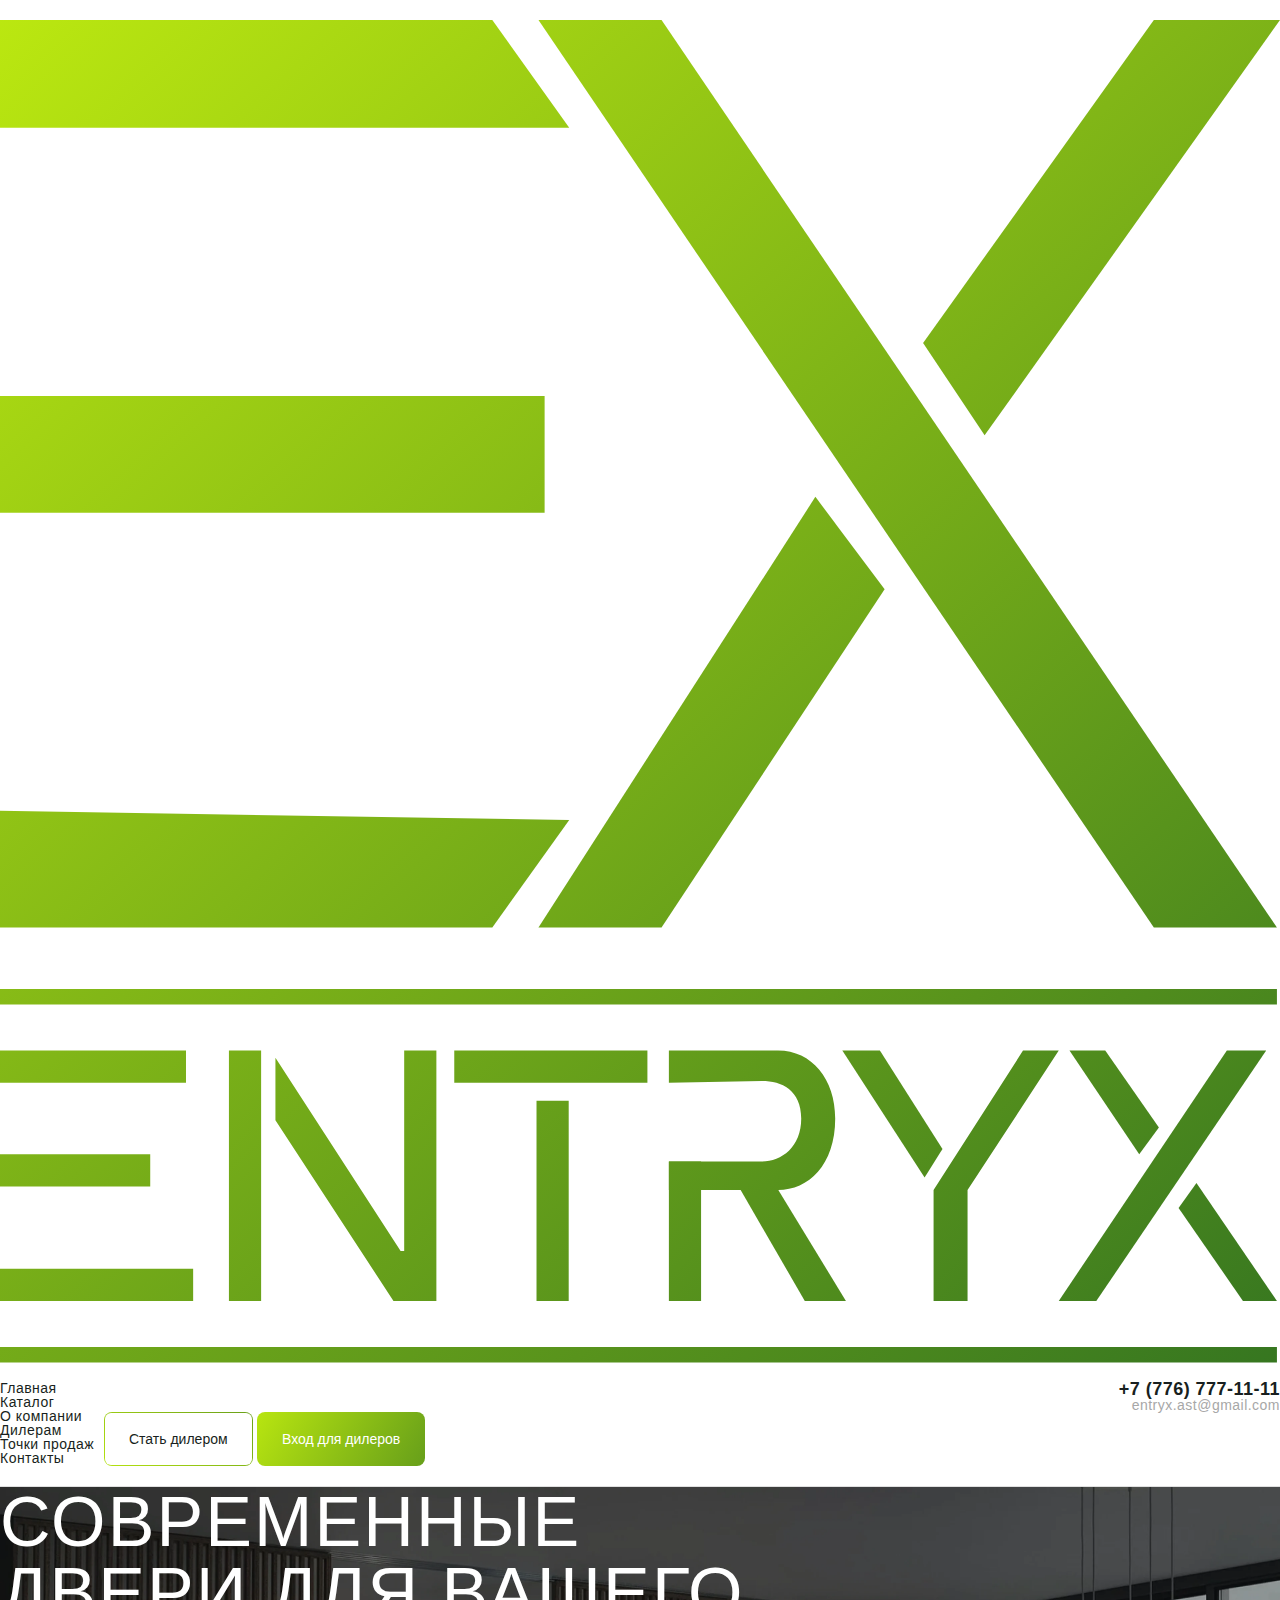
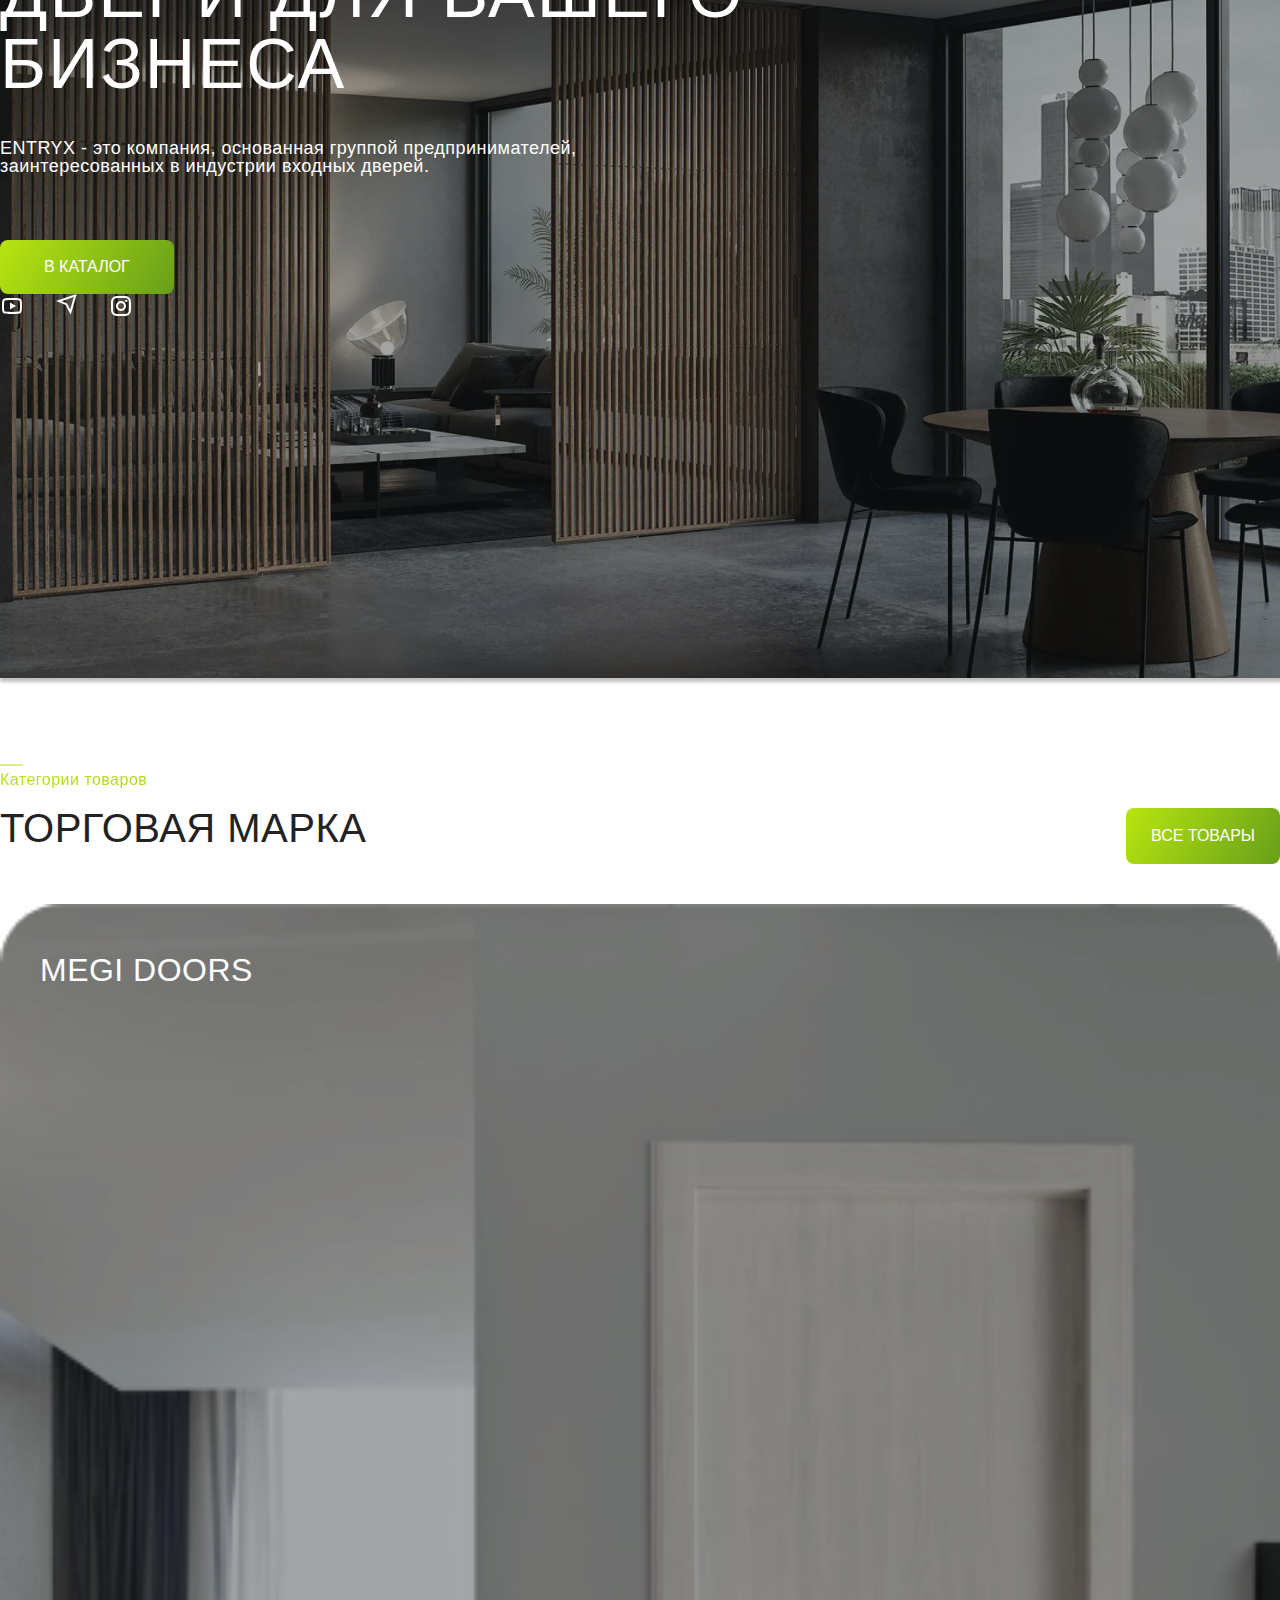
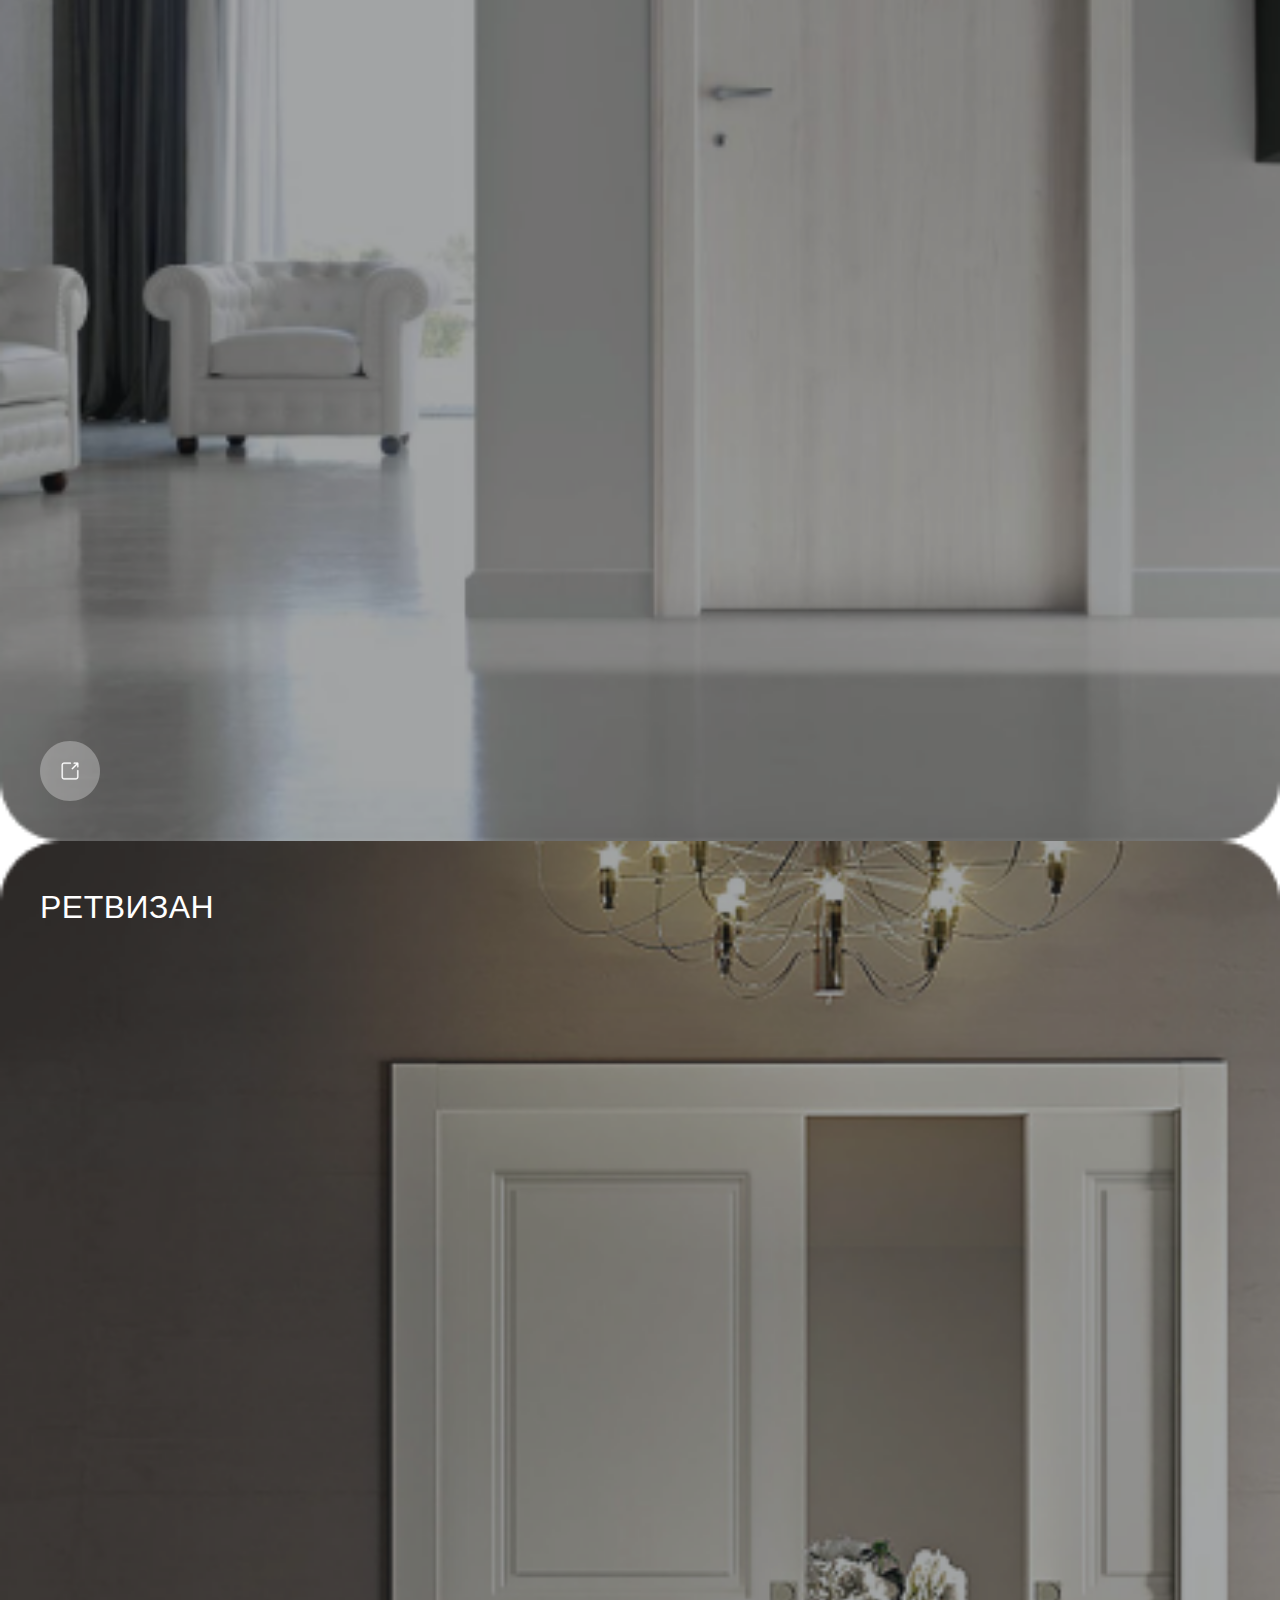
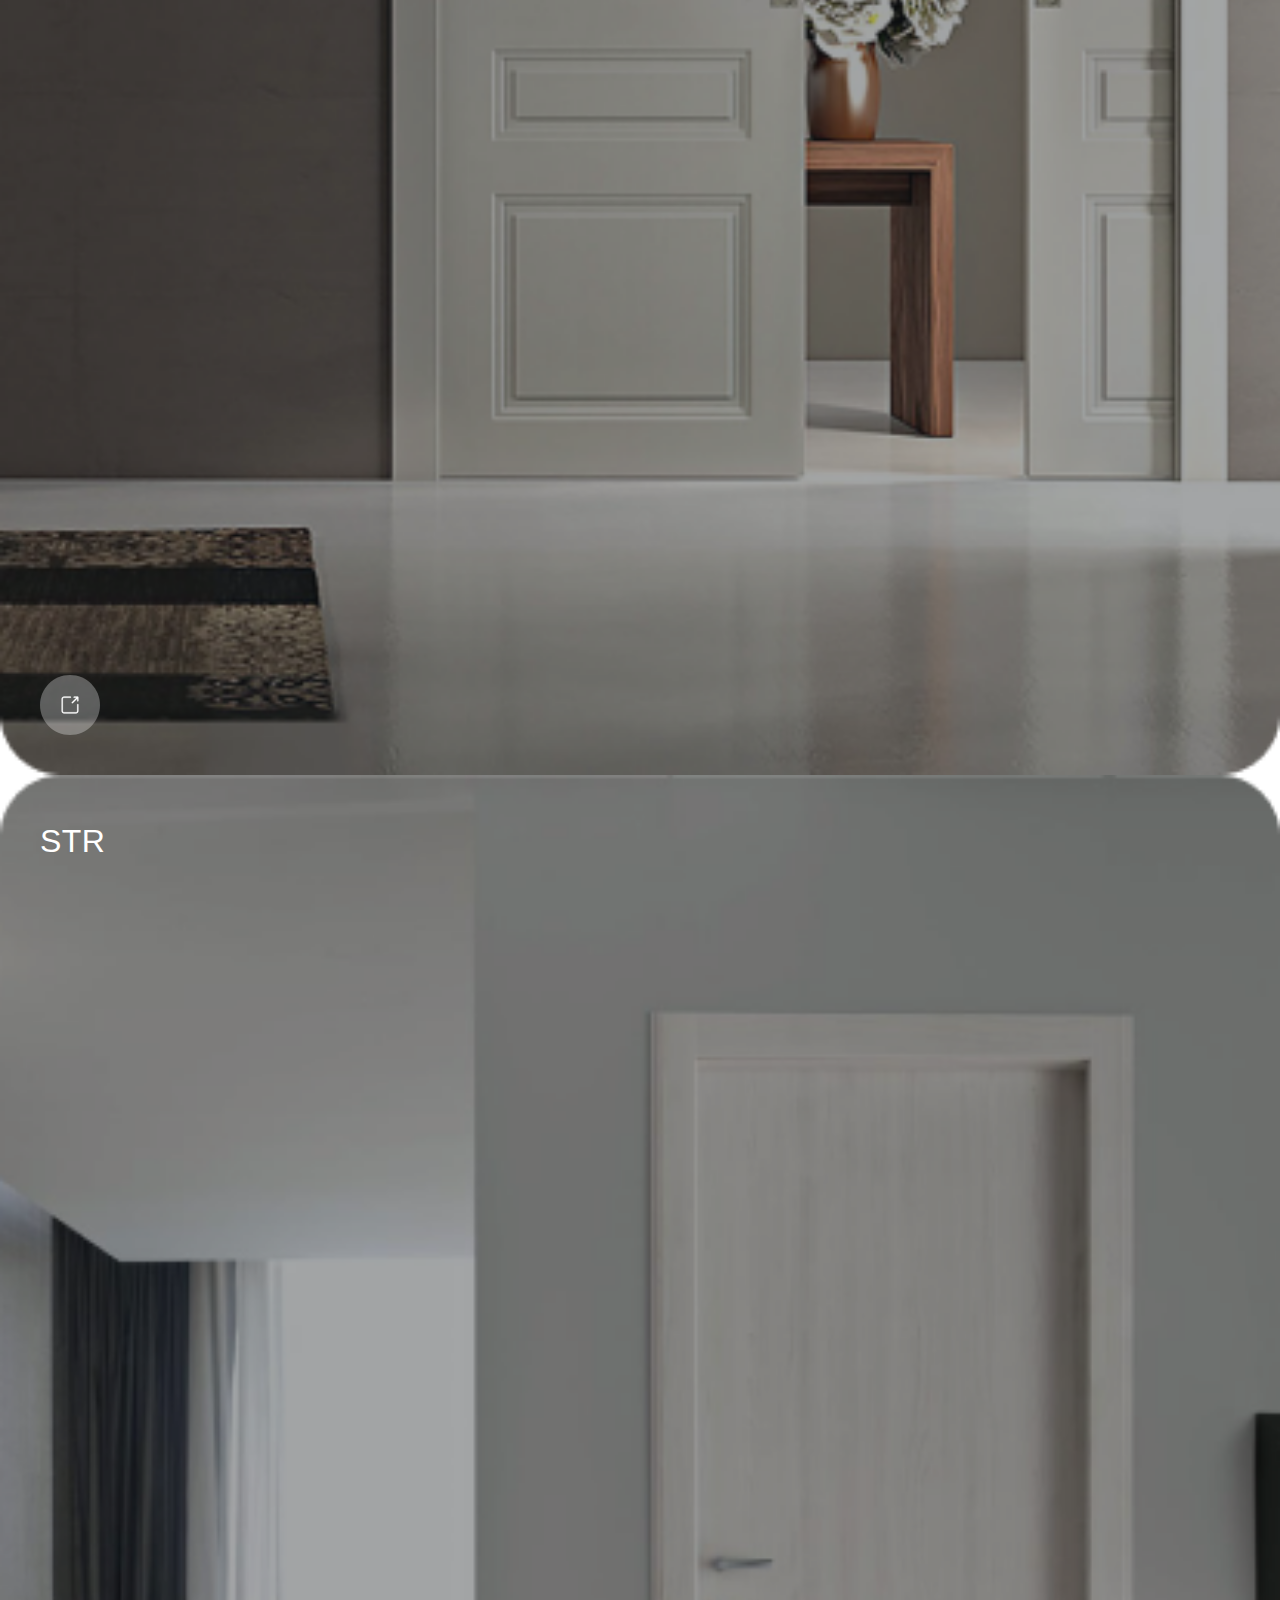
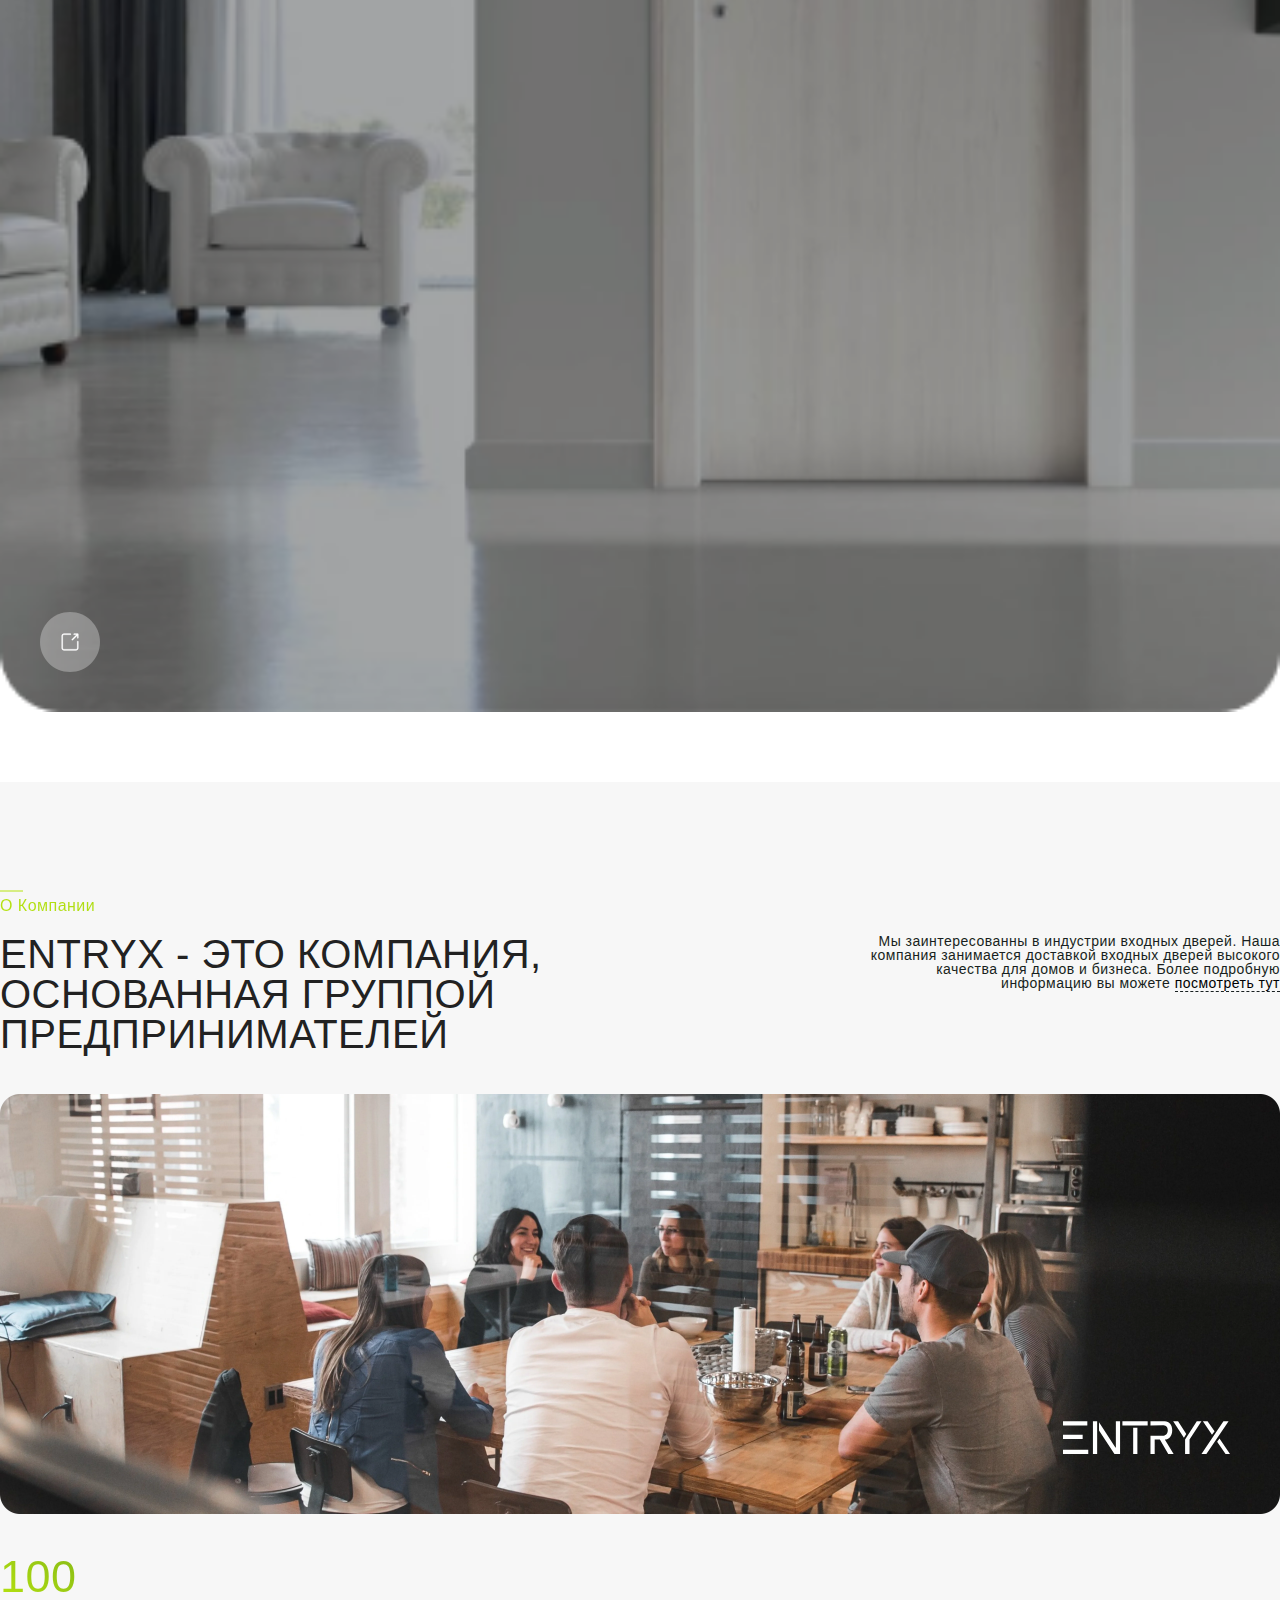
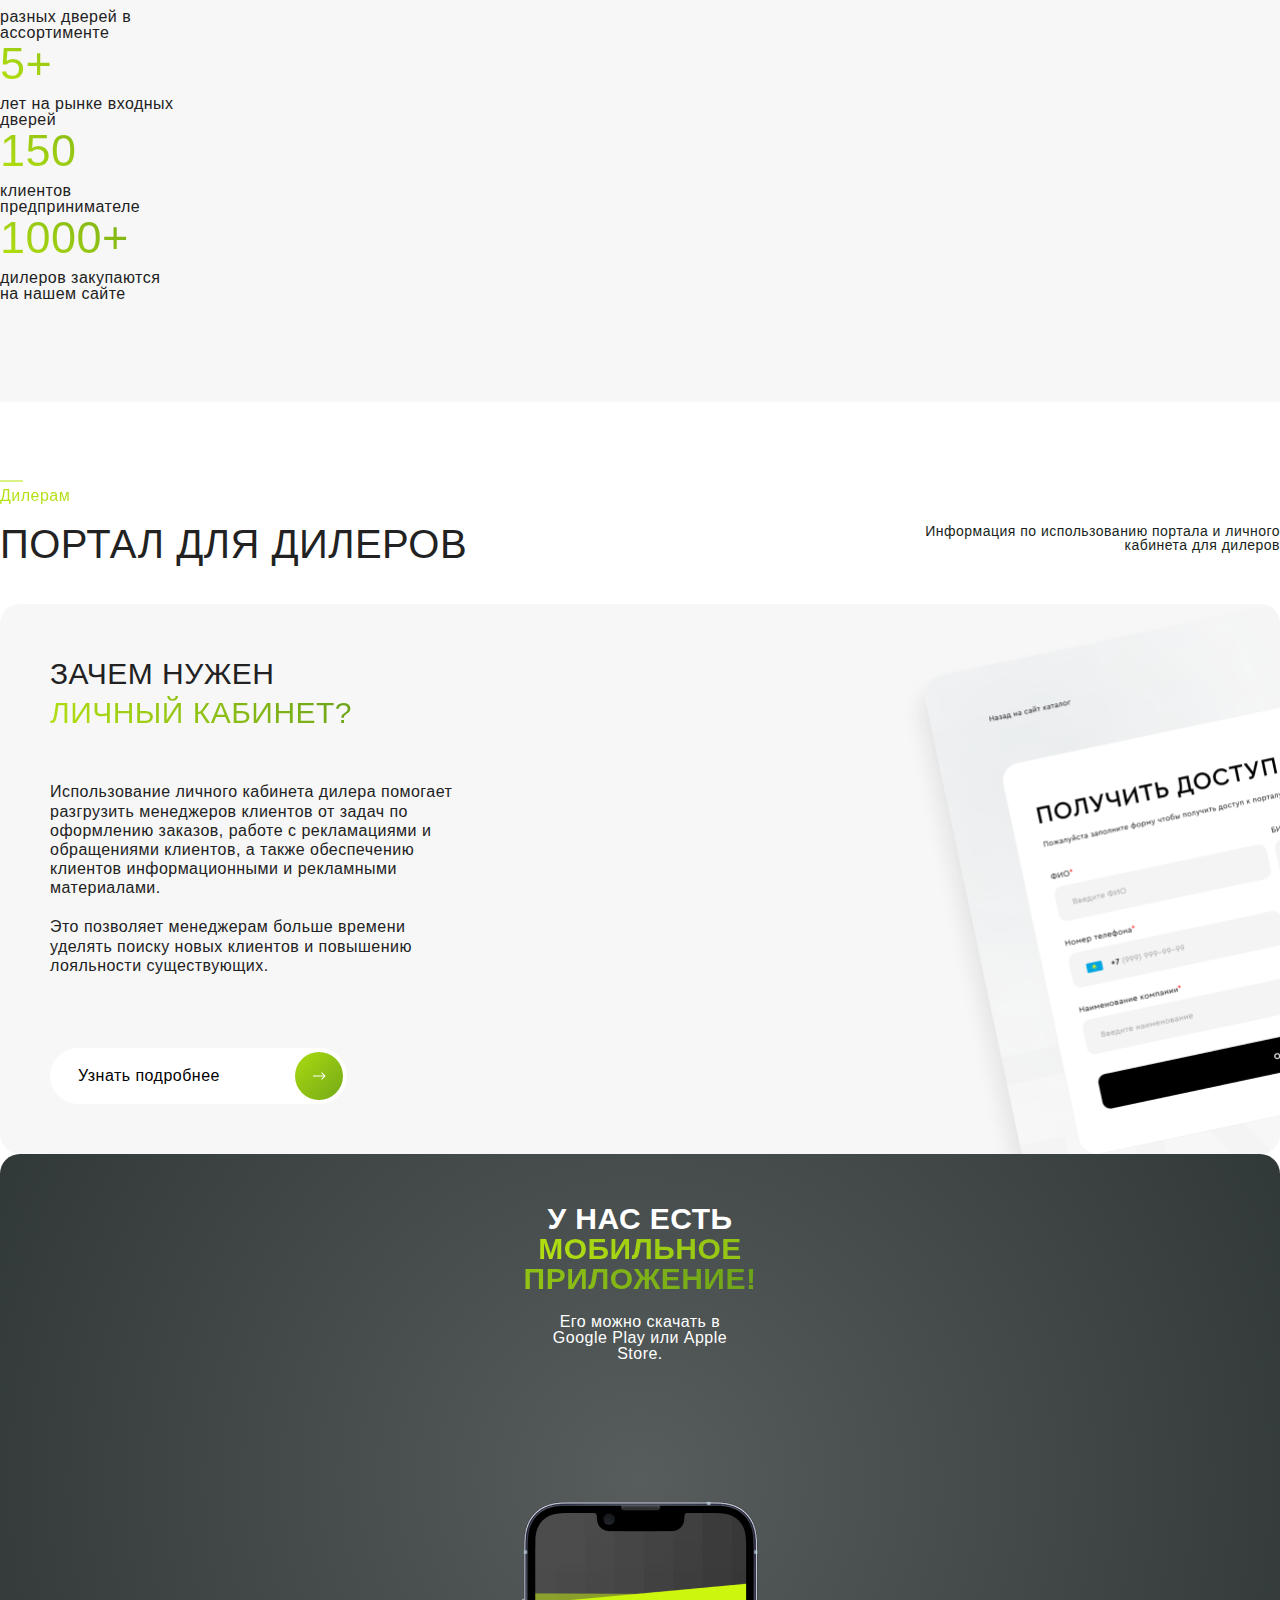
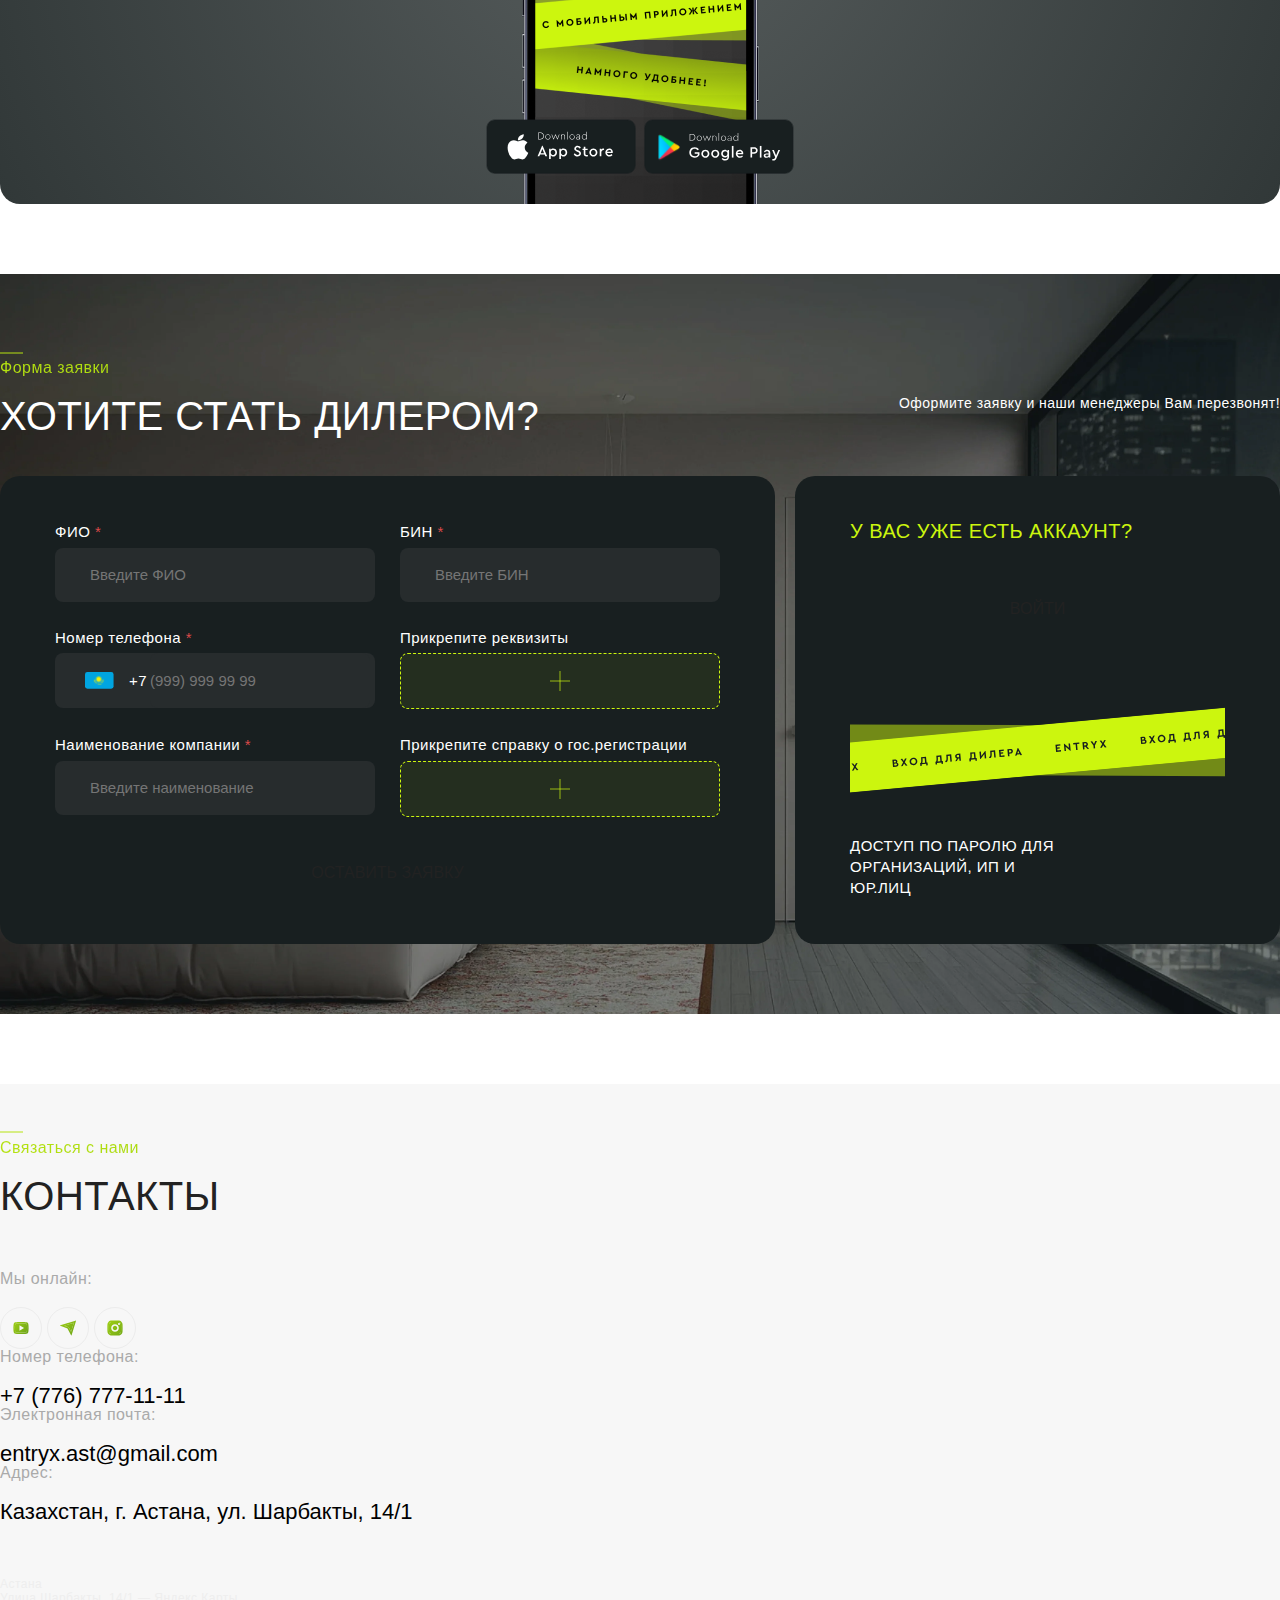
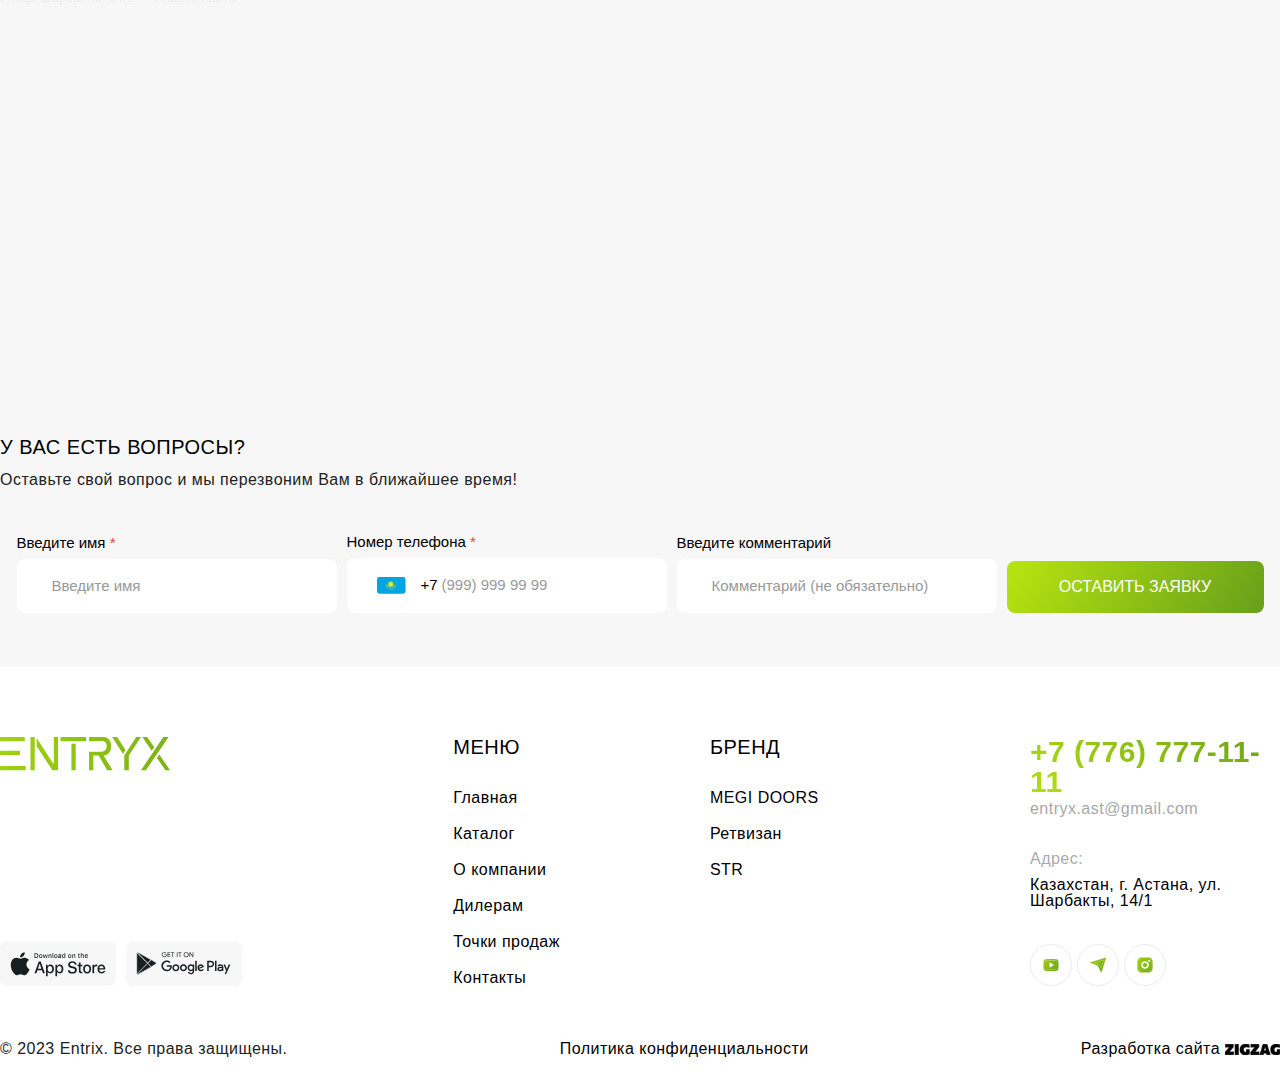
<file: index.html>
<!DOCTYPE html>
<html lang="en">
  <head>
    <meta charset="UTF-8" />
    <meta name="viewport" content="width=device-width, initial-scale=1.0" />
    <title>Entryx</title>
    <link
      href="https://cdn.jsdelivr.net/npm/bootstrap@5.0.2/dist/css/bootstrap.min.css"
      rel="stylesheet"
      integrity="sha384-EVSTQN3/azprG1Anm3QDgpJLIm9Nao0Yz1ztcQTwFspd3yD65VohhpuuCOmLASjC"
      crossorigin="anonymous"
    />
    <link rel="stylesheet" href="css/style.css" />
  </head>
  <body>
    <header class="header ">
     <div class="container">
      <nav class="navbar navbar-expand-lg navbar-light w-100">
        <div class="container-fluid">
          <a class="navbar-brand" href="./index.html">
            <img src="./img/Union.svg" alt="logo"
          /></a>
          <button
            class="navbar-toggler collapsed"
            type="button"
            data-bs-toggle="collapse"
            data-bs-target="#navbarSupportedContent"
            aria-controls="navbarSupportedContent"
            aria-expanded="false"
            aria-label="Toggle navigation"
          >
            <span class="navbar-toggler-icon"></span>
          </button>
          <div class="collapse navbar-collapse" id="navbarSupportedContent">
            <div class="nav-wrap">
              <ul class="navbar-nav me-auto mb-2 mb-lg-0">
                <li class="nav-item">
                  <a class="nav-link active" aria-current="page" href="./index.html"
                    >Главная</a
                  >
                </li>
                <li class="nav-item">
                  <a class="nav-link" href="./catalog.html">Каталог</a>
                </li>
                <li class="nav-item">
                  <a class="nav-link" href="./company.html">О компании</a>
                </li>
                <li class="nav-item">
                  <a class="nav-link" href="./dealers.html">Дилерам</a>
                </li>
                <li class="nav-item">
                  <a class="nav-link" href="./pointssale.html">Точки продаж</a>
                </li>
                <li class="nav-item">
                  <a class="nav-link" href="./contacts.html">Контакты</a>
                </li>
              </ul>
              <div class="d-flex header__contacts">
                <div class="header__contact">
                  <a class="tel" href="tel:+77767771111">+7 (776) 777-11-11</a>
                  <a class="email" href="mailto:entryx.ast@gmail.com"
                    >entryx.ast@gmail.com</a
                  >
                </div>
                <div class="icon icon-mobile">
                  <a href="#!" class="icon-item">
                    <img src="./img/you.svg" alt="youtube" />
                  </a>
                  <a href="#!" class="icon-item">
                    <img src="./img/telegr.svg" alt="telegram" />
                  </a>
                  <a href="#!" class="icon-item">
                    <img src="./img/inst.svg" alt="instagram" />
                  </a>
                </div>
                <button class="butn butn-login">Стать дилером</button>
                <button class="butn">Вход для дилеров</button>
              </div>
            </div>
          </div>
        </div>
      </nav>
     </div>
    </header>
    <div class="general-container">
      <section class="hiro">
        <div
          class="container w-100 h-100 d-flex align-items-center justify-content-between"
        >
          <div class="w-100">
            <h1 class="upper">Современные двери для вашего бизнеса</h1>
            <p>
              ENTRYX - это компания, основанная группой предпринимателей,
              заинтересованных в индустрии входных дверей.
            </p>
            <button class="butn butn__hiro upper">В каталог</button>
          </div>
          <div class="hiro__social flex-column">
            <a href="#!" class="social-item">
              <img src="./img/youtube.svg" alt="youtube" />
            </a>
            <a href="#!" class="social-item">
              <img src="./img/telegram.svg" alt="telegram" />
            </a>
            <a href="#!" class="social-item">
              <img src="./img/instagram.svg" alt="instagram" />
            </a>
          </div>
        </div>
      </section>
      <section class="category">
        <div class="container container__gap">
          <div class="sect__top">
            <div class="breadcrmb d-flex align-items-center">
              <img src="./img/line.svg" alt="line" />
              <p class="grad-green">Категории товаров</p>
            </div>
            <div class="sect__top__btm">
              <h2>Торговая марка</h2>
              <button class="butn upper">Все товары</button>
            </div>
          </div>
          <div class="container__category d-grid">
            <a href="#!" class="category__item">
              <figure>
                <img
                  class="category__card"
                  src="./img/megi.png"
                  alt="Megi Doors"
                />
                <figcaption class="figcaption">
                  Megi Doors
                  <img src="./img/link-icon.svg" alt="link" />
                </figcaption>
              </figure>
            </a>
            <a href="#!" class="category__item">
              <figure>
                <img
                  class="category__card"
                  src="./img/retv.png"
                  alt="Ретвизан"
                />
                <figcaption class="figcaption">
                  Ретвизан
                  <img src="./img/link-icon.svg" alt="link" />
                </figcaption>
              </figure>
            </a>
            <a href="#!" class="category__item">
              <figure>
                <img class="category__card" src="./img/megi.png" alt=" STR" />
                <figcaption class="figcaption">
                  STR
                  <img src="./img/link-icon.svg" alt="link" />
                </figcaption>
              </figure>
            </a>
          </div>
        </div>
      </section>
      <section>
        <section class="company ">
          <div class="container d-flex flex-column w-100">
            <div class="sect__top">
              <div class="breadcrmb d-flex align-items-center">
                <img src="./img/line.svg" alt="line" />
                <p class="grad-green">О Компании</p>
              </div>
              <div class="sect__top__btm">
                <h2>
                  ENTRYX - это компания, основанная группой предпринимателей
                </h2>
                <p class="text">
                  Мы заинтересованны в индустрии входных дверей. Наша компания
                  занимается доставкой входных дверей высокого качества для
                  домов и бизнеса. Более подробную информацию вы можете
                  <a href="#!"> посмотреть тут</a>
                </p>
              </div>
            </div>
            <div>
              <figure>
                <img src="./img/company.webp" alt="company" />
                <figcaption class="figcaption__company">
                  <img src="./img/entryx.svg" alt="entryx" />
                </figcaption>
              </figure>
            </div>
            <div class="row w-100 d-flex justify-content-between advantages">
              <div class="col">
                <p class="number">100</p>
                <p>разных дверей в ассортименте</p>
              </div>
              <div class="col">
                <p class="number">5+</p>
                <p>лет на рынке входных дверей</p>
              </div>
              <div class="col">
                <p class="number">150</p>
                <p>клиентов предпринимателе</p>
              </div>
              <div class="col">
                <p class="number">1000+</p>
                <p>дилеров закупаются на нашем сайте</p>
              </div>
            </div>
          </div>
        </section>
      </section>
      <section>
        <div class="container">
          <div class="sect__top">
            <div class="breadcrmb d-flex align-items-center">
              <img src="./img/line.svg" alt="line" />
              <p class="grad-green">Дилерам</p>
            </div>
            <div class="sect__top__btm">
              <h2>Портал для дилеров</h2>
              <p class="text">
                Информация по использованию портала и личного кабинета для
                дилеров
              </p>
            </div>
          </div>
          <div class="d-flex gap-4 lk__box">
            <div class="lk__container">
              <div class="lk">
                <h3>
                  Зачем нужен <span class="grad-green">Личный кабинет?</span>
                </h3>
                <div class="lk-text">
                  <p>
                    Использование личного кабинета дилера помогает разгрузить
                    менеджеров клиентов от задач по оформлению заказов, работе с
                    рекламациями и обращениями клиентов, а также обеспечению
                    клиентов информационными и рекламными материалами.
                  </p>
                  <p>
                    Это позволяет менеджерам больше времени уделять поиску новых
                    клиентов и повышению лояльности существующих.
                  </p>
                </div>
                <a href="#!" class="lk-btn"
                  >Узнать подробнее
                  <img src="./img/arrrow.svg" alt="arrow" />
                </a>
              </div>
              <div class="lk__img"></div>
            </div>
            <div class="mobile-app">
              <h3>
                У нас есть <span class="grad-green">мобильное приложение!</span>
              </h3>
              <p>Его можно скачать в Google Play или Apple Store.</p>
              <div class="stores">
                <a href="#!" class="store">
                  <img src="./img/app-dark.svg" alt="Appstore" />
                </a>
                <a href="#!" class="store">
                  <img src="./img/google-dark.svg" alt="Google Play" />
                </a>
              </div>
            </div>
          </div>
        </div>
      </section>
      <section>
        <section class="dealers">
          <div class="container">
            <div class="sect__top">
              <div class="breadcrmb d-flex align-items-center">
                <img src="./img/line.svg" alt="line" />
                <p class="grad-green">Форма заявки</p>
              </div>
              <div class="sect__top__btm">
                <h2 class="white">Хотите стать дилером?</h2>
                <p class="text white">
                  Оформите заявку и наши менеджеры Вам перезвонят!
                </p>
              </div>
            </div>
            <div class="dl-container">
              <form action="">
                <div class="inputs">
                  <div class="input">
                    <label for="name">ФИО <span class="red">*</span></label>
                    <input
                      type="text"
                      id="name"
                      name="user_name"
                      placeholder="Введите ФИО"
                    />
                  </div>
                  <div class="input">
                    <label for="bin">БИН <span class="red">*</span></label>
                    <input
                      type="text"
                      id="bin"
                      name="user_bin"
                      placeholder="Введите БИН"
                    />
                  </div>
                  <div class="input">
                    <label for="tel"
                      >Номер телефона <span class="red">*</span></label
                    >
                    <div class="input-tel">
                      <label for="tel" class="label-tel"
                        ><img src="./img/flag.svg" alt="" />
                        <span class="select-country">+7</span>
                      </label>
                      <input
                        type="tel"
                        id="tel"
                        name="user_tel"
                        placeholder="(999) 999 99 99"
                      />
                    </div>
                  </div>
                  <div class="input">
                    <label for="requisites">Прикрепите реквизиты</label>
                    <label class="label-file" for="requisites"
                      ><img src="./img/pluse.svg" alt="+"
                    /></label>
                    <input
                      type="file"
                      class="input-file"
                      id="requisites"
                      name="user_requisites"
                    />
                  </div>
                  <div class="input">
                    <label for="name-company"
                      >Наименование компании <span class="red">*</span></label
                    >
                    <input
                      type="text"
                      id="name-company"
                      name="user_tel"
                      placeholder="Введите наименование"
                    />
                  </div>
                  <div class="input">
                    <label for="certificate"
                      >Прикрепите cправку о гос.регистрации</label
                    >
                    <label class="label-file" for="certificate"
                      ><img src="./img/pluse.svg" alt="+"
                    /></label>
                    <input
                      type="file"
                      class="input-file"
                      id="certificate"
                      name="user_certificate"
                    />
                  </div>
                </div>
                <button type="button" class="btn-dl">Оставить заявку</button>
              </form>

              <div class="container-login">
                <h4>У вас уже есть аккаунт?</h4>
                <button type="button" class="btn-dl">Войти</button>
                <img src="./img/decor.svg" alt="" />
                <p>ДОСТУП ПО ПАРОЛЮ ДЛЯ ОРГАНИЗАЦИЙ, ИП и ЮР.ЛИЦ</p>
              </div>
            </div>
          </div>
        </section>
      </section>

      <section class="social">
        <div class="container sect__top sect__top--social">
          <div class="breadcrmb d-flex align-items-center">
            <img src="./img/line.svg" alt="line" />
            <p class="grad-green">Cвязаться с нами</p>
          </div>
          <div class="sect__top__btm">
            <h2>Контакты</h2>
          </div>
        </div>

        <div
          class="social__info container w-100 d-flex justify-content-between flex-wrap"
        >
          <div class="social-item">
            <p>Мы онлайн:</p>
            <div class="icon">
              <a href="#!" class="icon-item">
                <img src="./img/you.svg" alt="youtube" />
              </a>
              <a href="#!" class="icon-item">
                <img src="./img/telegr.svg" alt="telegram" />
              </a>
              <a href="#!" class="icon-item">
                <img src="./img/inst.svg" alt="instagram" />
              </a>
            </div>
          </div>
          <div class="social-item">
            <p>Номер телефона:</p>
            <a href="tel:+7 (776) 777-11-11">+7 (776) 777-11-11</a>
          </div>
          <div class="social-item">
            <p>Электронная почта:</p>
            <a href="mailto:entryx.ast@gmail.com">entryx.ast@gmail.com</a>
          </div>
          <div class="social-item">
            <p>Адрес:</p>
            <a href="#!">Казахстан, г. Астана, ул. Шарбакты, 14/1</a>
          </div>
        </div>
        <div class="social-map">
          <div style="position: relative; overflow: hidden">
            <a
              href="https://yandex.ru/maps/163/astana/?utm_medium=mapframe&utm_source=maps"
              style="color: #eee; font-size: 12px; position: absolute; top: 0px"
              >Астана</a
            ><a
              href="https://yandex.ru/maps/163/astana/house/Y0gYcwRkSEwDQFtrfX1zc39kbQ==/?ll=71.533886%2C51.122692&utm_medium=mapframe&utm_source=maps&z=17.56"
              style="
                color: #eee;
                font-size: 12px;
                position: absolute;
                top: 14px;
              "
              >Улица Шарбакты, 14/1 — Яндекс Карты</a
            ><iframe
              src="https://yandex.ru/map-widget/v1/?ll=71.533886%2C51.122692&mode=search&ol=geo&ouri=ymapsbm1%3A%2F%2Fgeo%3Fdata%3DCgo0MDkwMjk0MjU5EnfSmtCw0LfQsNKb0YHRgtCw0L0sINCQ0YHRgtCw0L3QsCwg06jQvdC10YDQutOZ0YHRltC_0YLRltC6INGI0LDSk9GL0L0g0LDRg9C00LDQvdGLLCDQqNCw0YDQsdCw0pvRgtGLINC606nRiNC10YHRliwgMTQvMSIKDYIRj0IVUX1MQg%2C%2C&z=17.56"
              width="100%"
              height="400"
              frameborder="1"
              allowfullscreen="true"
              style="position: relative"
            ></iframe>
          </div>
        </div>
        <div class="container">
          <div class="form-text">
            <h4 class="h4--black">У вас есть вопросы?</h4>
            <p>Оставьте свой вопрос и мы перезвоним Вам в ближайшее время!</p>
          </div>
          <form class="form-tel">
            <div class="input input-white">
              <label for="name--ask"
                >Введите имя <span class="red">*</span></label
              >
              <input
                type="text"
                id="name--ask"
                name="user_name"
                placeholder="Введите имя"
              />
            </div>
            <div class="input input-white">
              <label for="tel">Номер телефона <span class="red">*</span></label>
              <div class="input-tel">
                <label for="tel--ask" class="label-tel"
                  ><img src="./img/flag.svg" alt="" />
                  <span class="select-country">+7</span>
                </label>
                <input
                  type="tel"
                  id="tel--ask"
                  name="user_tel"
                  placeholder="(999) 999 99 99"
                />
              </div>
            </div>

            <div class="input w-100 input-white">
              <label for="bin--ask">Введите комментарий</label>
              <input
                type="text"
                id="bin--ask"
                name="user_bin"
                placeholder="Комментарий (не обязательно)"
              />
            </div>

            <button class="butn butn--foot upper">Оставить заявку</button>
          </form>
        </div>
      </section>
    </div>
    <footer>
      <div class="footer__top container">
        <div class="footer__left">
          <img src="./img/logo-big.svg" alt="logo" />
          <div class="stores stores--foot">
            <a href="#!" class="store">
              <img src="./img/app-foot.svg" alt="Appstore" />
            </a>
            <a href="#!" class="store">
              <img src="./img/googl-foot.svg" alt="Google Play" />
            </a>
          </div>
        </div>
        <div class="footer__center">
          <div>
            <h4 class="h4--black">Меню</h4>
            <nav class="nav">
              <ul class="nav__list--foot">
                <li class="nav__item">
                  <a href="./index.html">Главная</a>
                </li>
                <li class="nav__item">
                  <a href="./catalog.html">Каталог</a>
                </li>
                <li class="nav__item">
                  <a href="./company.html">О компании</a>
                </li>
                <li class="nav__item">
                  <a href="./dealers.html">Дилерам</a>
                </li>
                <li class="nav__item">
                  <a href="./pointssale.html">Точки продаж</a>
                </li>
                <li class="nav__item">
                  <a href="./contacts.html">Контакты</a>
                </li>
              </ul>
            </nav>
          </div>
          <div>
            <h4 class="h4--black">Бренд</h4>
            <ul class="nav__list--foot">
              <li class="nav__item">
                <a href="#!">MEGI DOORS</a>
              </li>
              <li class="nav__item">
                <a href="#!">Ретвизан</a>
              </li>
              <li class="nav__item">
                <a href="#!">STR</a>
              </li>
            </ul>
          </div>
        </div>
        <div class="footer__right">
          <div>
            <a class="tel" href="tel:+77767771111"
              ><h3 class="grad-green">+7 (776) 777-11-11</h3></a
            >
            <a class="email" href="mailto:entryx.ast@gmail.com"
              >entryx.ast@gmail.com</a
            >
          </div>
          <div class="address--foot">
            <p>Адрес:</p>
            <a href="#!">Казахстан, г. Астана, ул. Шарбакты, 14/1</a>
          </div>
          <div class="icon">
            <a href="#!" class="icon-item">
              <img src="./img/you.svg" alt="youtube" />
            </a>
            <a href="#!" class="icon-item">
              <img src="./img/telegr.svg" alt="telegram" />
            </a>
            <a href="#!" class="icon-item">
              <img src="./img/inst.svg" alt="instagram" />
            </a>
          </div>
        </div>
      </div>
      <div class="copyright container">
        <p>© 2023 Entrix. Все права защищены.</p>
        <a href="#!">Политика конфиденциальности</a>
        <a href="#!"
          >Разработка сайта <img src="./img/ZigZag_white1 2.svg" alt="zigzag"
        /></a>
      </div>
    </footer>

    <script
      src="https://cdn.jsdelivr.net/npm/bootstrap@5.0.2/dist/js/bootstrap.bundle.min.js"
      integrity="sha384-MrcW6ZMFYlzcLA8Nl+NtUVF0sA7MsXsP1UyJoMp4YLEuNSfAP+JcXn/tWtIaxVXM"
      crossorigin="anonymous"
    ></script>
  </body>
</html>
</file>
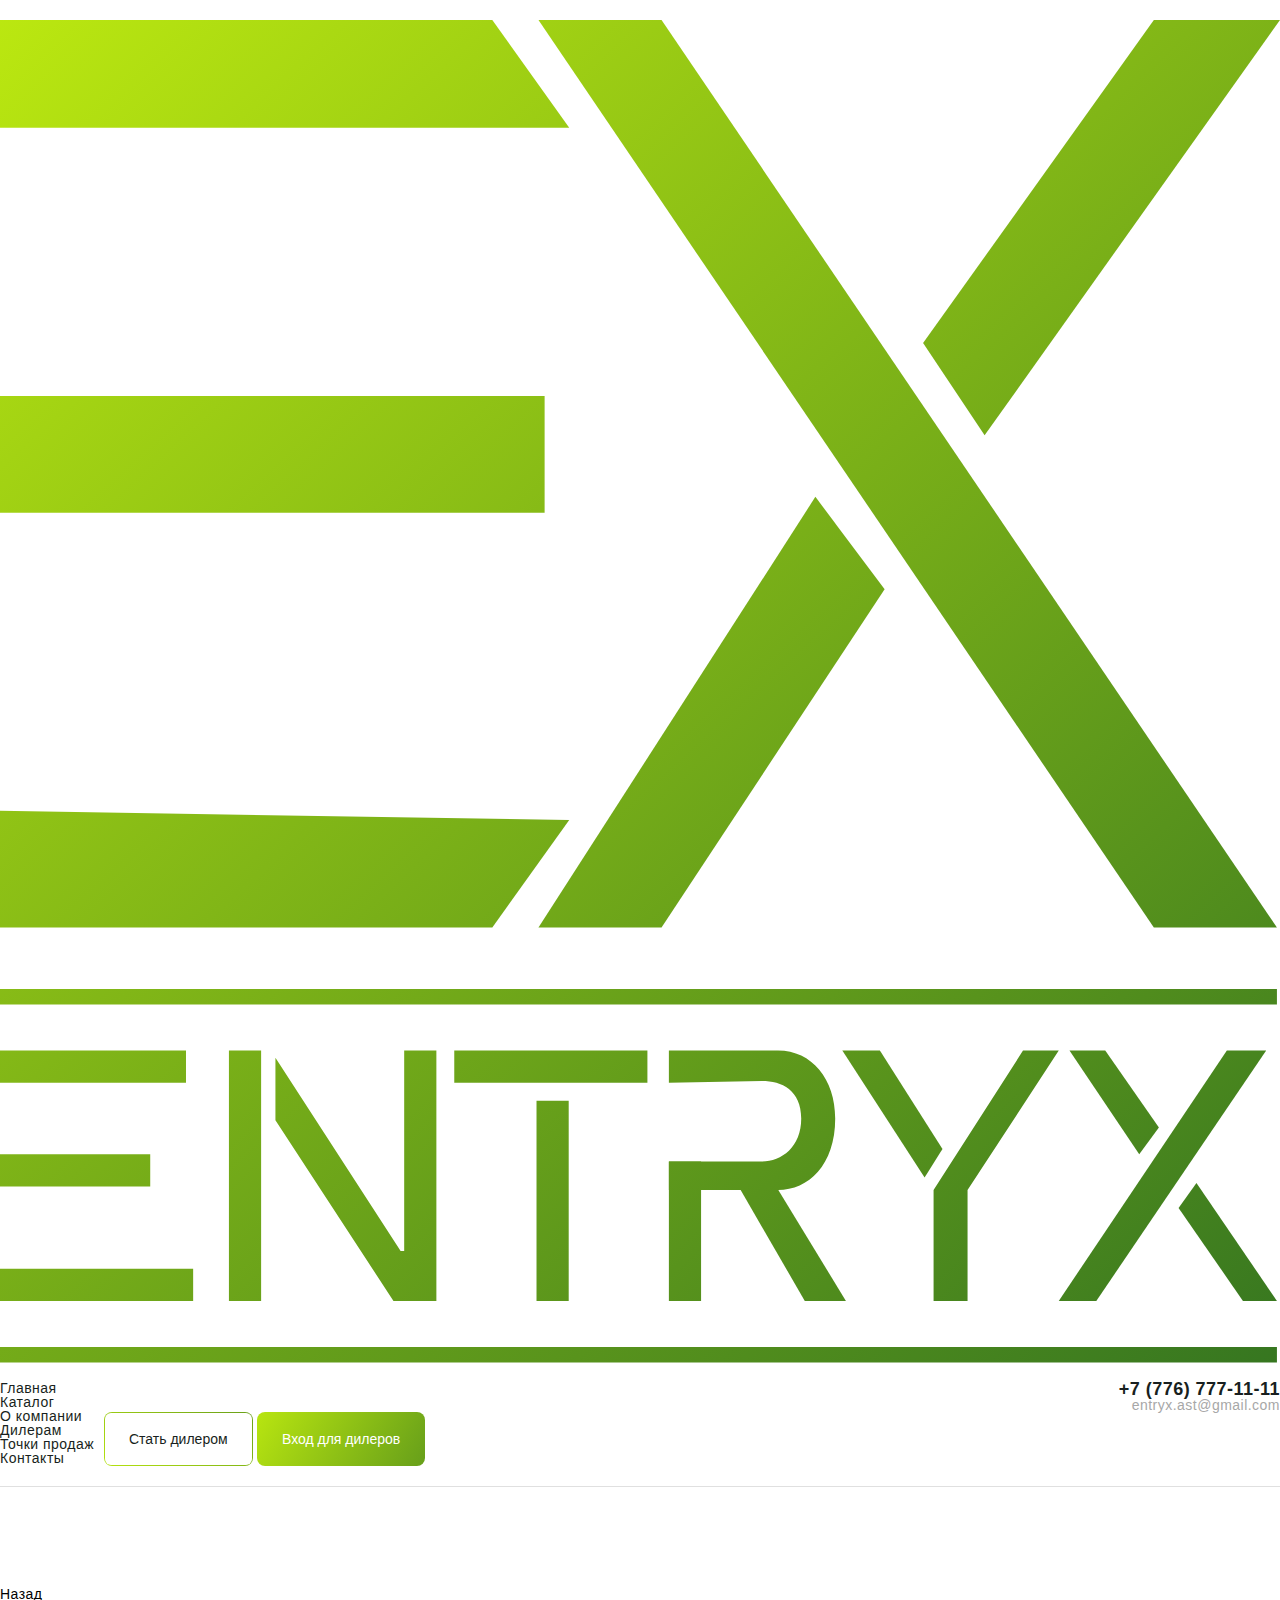
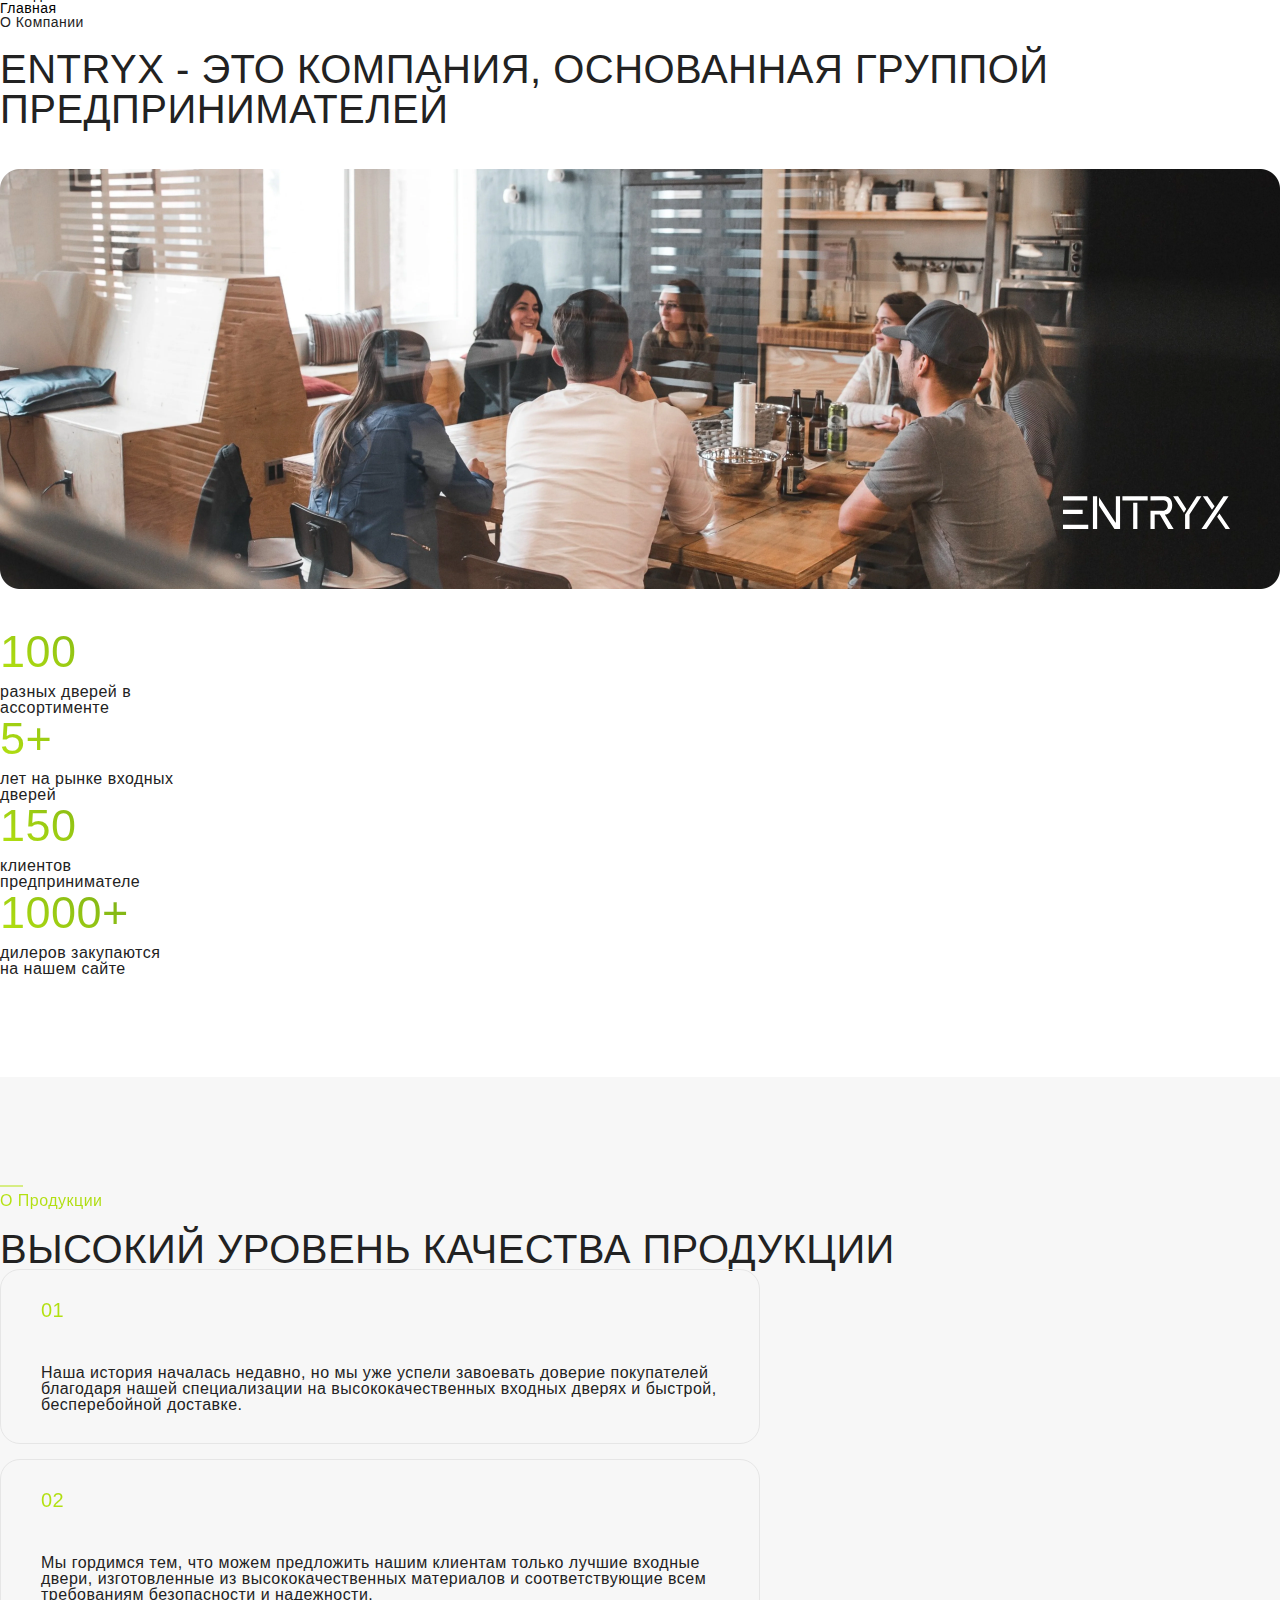
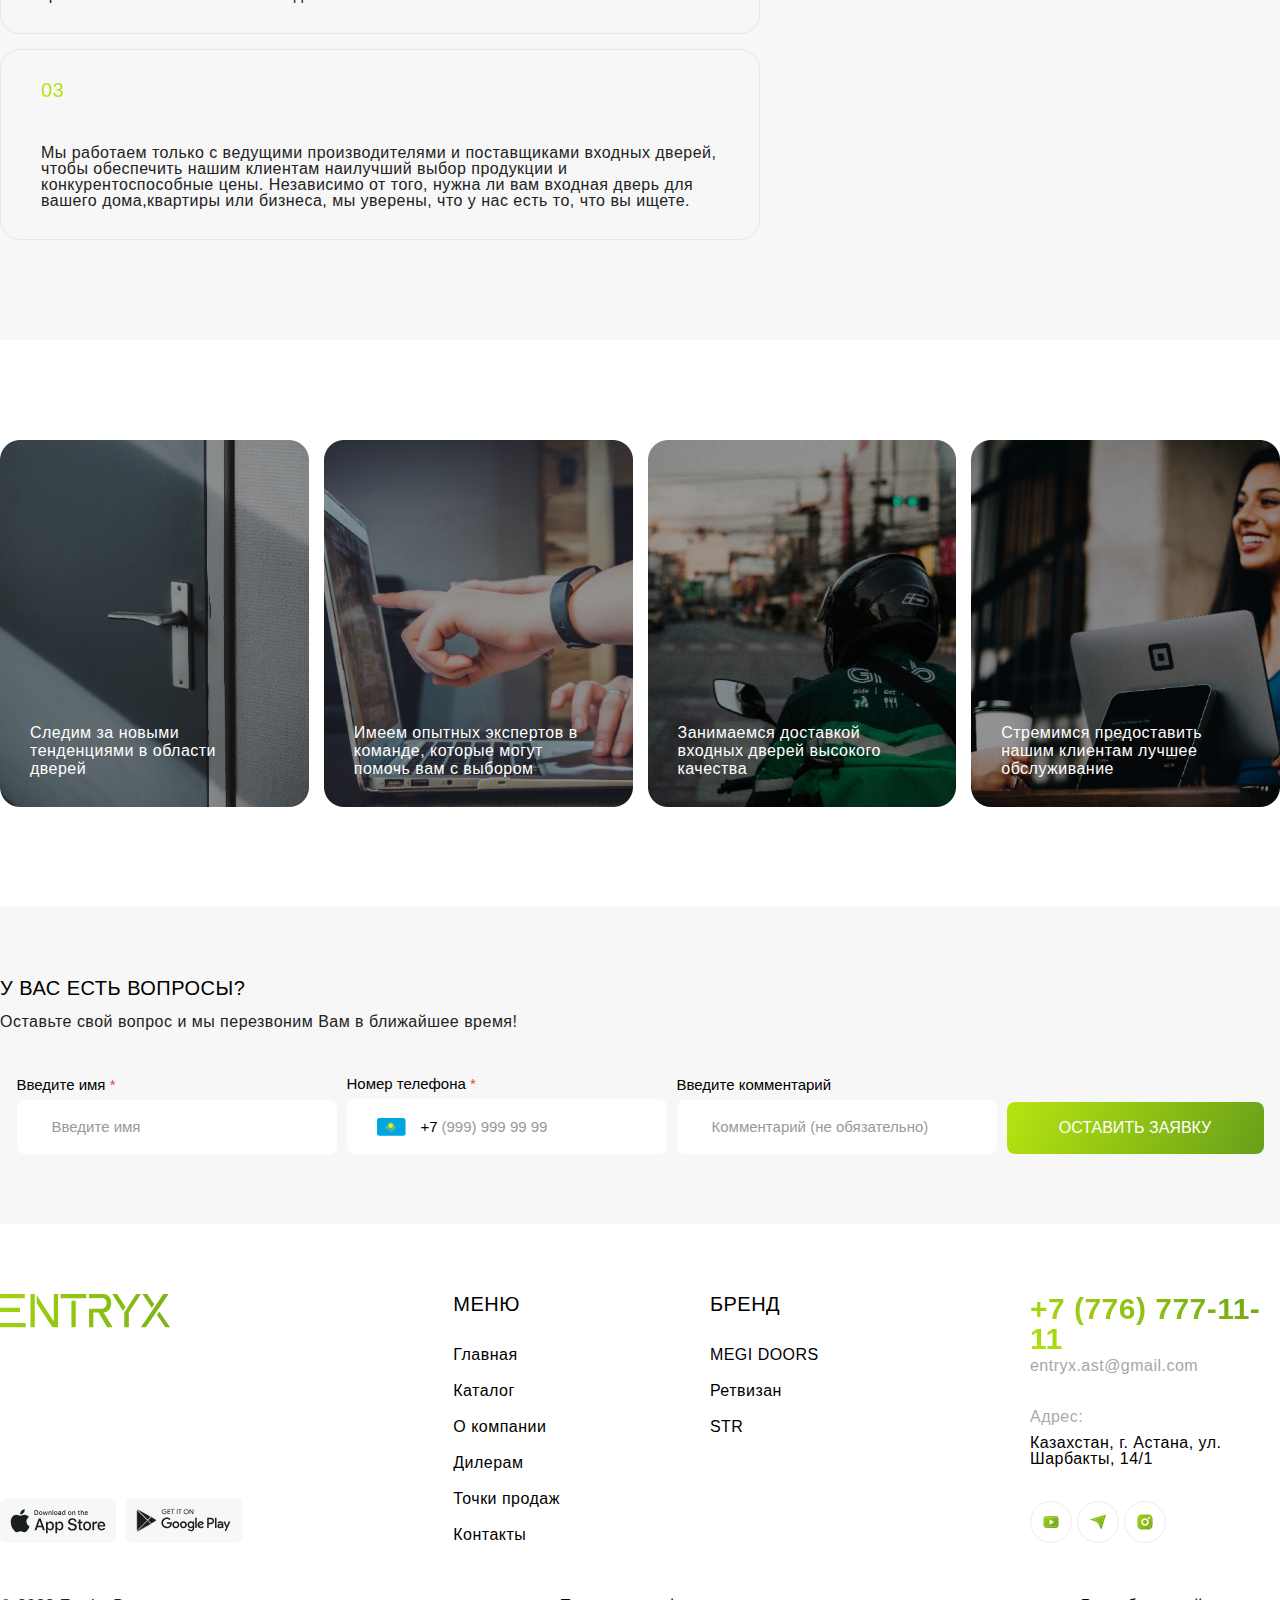
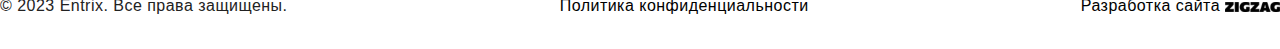
<file: company.html>
<!DOCTYPE html>
<html lang="en">
  <head>
    <meta charset="UTF-8" />
    <meta name="viewport" content="width=device-width, initial-scale=1.0" />
    <title>Entryx-О нас</title>
    <link
      href="https://cdn.jsdelivr.net/npm/bootstrap@5.0.2/dist/css/bootstrap.min.css"
      rel="stylesheet"
      integrity="sha384-EVSTQN3/azprG1Anm3QDgpJLIm9Nao0Yz1ztcQTwFspd3yD65VohhpuuCOmLASjC"
      crossorigin="anonymous"
    />
    <link rel="stylesheet" href="css/style.css" />
  </head>
  <body>
    <header class="header">
     <div class="container">
      <nav class="navbar navbar-expand-lg navbar-light w-100">
        <div class="container-fluid">
          <a class="navbar-brand" href="./index.html">
            <img src="./img/Union.svg" alt="logo"
          /></a>
          <button
            class="navbar-toggler collapsed"
            type="button"
            data-bs-toggle="collapse"
            data-bs-target="#navbarSupportedContent"
            aria-controls="navbarSupportedContent"
            aria-expanded="false"
            aria-label="Toggle navigation"
          >
            <span class="navbar-toggler-icon"></span>
          </button>
          <div class="collapse navbar-collapse" id="navbarSupportedContent">
            <div class="nav-wrap">
              <ul class="navbar-nav me-auto mb-2 mb-lg-0">
                <li class="nav-item">
                  <a
                    class="nav-link active"
                    aria-current="page"
                    href="./index.html"
                    >Главная</a
                  >
                </li>
                <li class="nav-item">
                  <a class="nav-link" href="./catalog.html">Каталог</a>
                </li>
                <li class="nav-item">
                  <a class="nav-link" href="./company.html">О компании</a>
                </li>
                <li class="nav-item">
                  <a class="nav-link" href="./dealers.html">Дилерам</a>
                </li>
                <li class="nav-item">
                  <a class="nav-link" href="./pointssale.html">Точки продаж</a>
                </li>
                <li class="nav-item">
                  <a class="nav-link" href="./contacts.html">Контакты</a>
                </li>
              </ul>
              <div class="d-flex header__contacts">
                <div class="header__contact">
                  <a class="tel" href="tel:+77767771111">+7 (776) 777-11-11</a>
                  <a class="email" href="mailto:entryx.ast@gmail.com"
                    >entryx.ast@gmail.com</a
                  >
                </div>
                <div class="icon icon-mobile">
                  <a href="#!" class="icon-item">
                    <img src="./img/you.svg" alt="youtube" />
                  </a>
                  <a href="#!" class="icon-item">
                    <img src="./img/telegr.svg" alt="telegram" />
                  </a>
                  <a href="#!" class="icon-item">
                    <img src="./img/inst.svg" alt="instagram" />
                  </a>
                </div>
                <button class="butn butn-login">Стать дилером</button>
                <button class="butn">Вход для дилеров</button>
              </div>
            </div>
          </div>
        </div>
      </nav>
     </div>
    </header>
    <section>
      <section class="company no-bg">
        <div class="container d-flex flex-column w-100">
          <div class="sect__top">
            <div class="breadcrmb d-flex align-items-center">
              <nav aria-label="breadcrumb">
                <ol class="breadcrumb">
                  <li class="breadcrumb-item"><a href="#">Назад</a></li>
                  <li class="breadcrumb-item"><a href="#">Главная</a></li>
                  <li class="breadcrumb-item active" aria-current="page">
                   О Компании
                  </li>
                </ol>
              </nav>
            </div>
            <div class="sect__top__btm">
              <h2 class="h2--w100">
                ENTRYX - это компания, основанная группой предпринимателей
              </h2>
            </div>
          </div>
          <div>
            <figure>
              <img class="company__img" src="./img/company.webp" alt="company" />
              <figcaption class="figcaption__company">
                <img src="./img/entryx.svg" alt="entryx" />
              </figcaption>
            </figure>
          </div>
          <div class="row w-100 d-flex justify-content-between advantages">
            <div class="col">
              <p class="number">100</p>
              <p>разных дверей в ассортименте</p>
            </div>
            <div class="col">
              <p class="number">5+</p>
              <p>лет на рынке входных дверей</p>
            </div>
            <div class="col">
              <p class="number">150</p>
              <p>клиентов предпринимателе</p>
            </div>
            <div class="col">
              <p class="number">1000+</p>
              <p>дилеров закупаются на нашем сайте</p>
            </div>
          </div>
        </div>
      </section>
    </section>
    <section class="section-p bg-light-grey">
      <div class="container">
        <div class="sect__top sect__top--no-p">
          <div class="breadcrmb d-flex align-items-center">
            <img src="./img/line.svg" alt="line" />
            <p class="grad-green">О Продукции</p>
          </div>
          <div class="quality d-flex align-items-start">
            <h2 class="h2--w100">Высокий уровень качества продукции</h2>
            <div class="company__advant">
              <div class="company__advant-card">
                <p class="number number--sm">01</p>
                <p>
                  Наша история началась недавно, но мы уже успели завоевать
                  доверие покупателей благодаря нашей специализации на
                  высококачественных входных дверях и быстрой, бесперебойной
                  доставке.
                </p>
              </div>
              <div class="company__advant-card">
                <p class="number number--sm">02</p>
                <p>
                  Мы гордимся тем, что можем предложить нашим клиентам только
                  лучшие входные двери, изготовленные из высококачественных
                  материалов и соответствующие всем требованиям безопасности и
                  надежности.
                </p>
              </div>
              <div class="company__advant-card">
                <p class="number number--sm">03</p>
                <p>
                  Мы работаем только с ведущими производителями и поставщиками
                  входных дверей, чтобы обеспечить нашим клиентам наилучший
                  выбор продукции и конкурентоспособные цены. Независимо от
                  того, нужна ли вам входная дверь для вашего дома,квартиры или
                  бизнеса, мы уверены, что у нас есть то, что вы ищете.
                </p>
              </div>
            </div>
          </div>
        </div>
      </div>
    </section>
    <section class="section-p">
      <div class="container ">
        <div class="cards-figure">
          <figure class="card-figure">
            <img src="./img/company1.png" alt="company" />
            <figcaption class=" figcaption__company--sm">
              <p>Следим за новыми тенденциями в области дверей</p>
            </figcaption>
          </figure>
          <figure class="card-figure">
            <img src="./img/company2.png" alt="company" />
            <figcaption class=" figcaption__company--sm">
              <p>Имеем опытных экспертов в команде, которые могут помочь вам с выбором</p>
            </figcaption>
          </figure>
          <figure class="card-figure">
            <img src="./img/company3.png" alt="company" />
            <figcaption class=" figcaption__company--sm">
              <p>Занимаемся доставкой входных дверей высокого качества</p>
            </figcaption>
          </figure>
          <figure class="card-figure">
            <img src="./img/company4.png" alt="company" />
            <figcaption class=" figcaption__company--sm">
              <p>Стремимся предоставить нашим клиентам лучшее обслуживание</p>
            </figcaption>
          </figure>
        </div>
      </div>
    </section>
    <section class="catalog__ask">
      <div class="container">
        <div class="form-text">
          <h4 class="h4--black">У вас есть вопросы?</h4>
          <p>Оставьте свой вопрос и мы перезвоним Вам в ближайшее время!</p>
        </div>
        <form class="form-tel">
          <div class="input input-white">
            <label for="name--ask"
              >Введите имя <span class="red">*</span></label
            >
            <input
              type="text"
              id="name--ask"
              name="user_name"
              placeholder="Введите имя"
            />
          </div>
          <div class="input input-white">
            <label for="tel">Номер телефона <span class="red">*</span></label>
            <div class="input-tel">
              <label for="tel--ask" class="label-tel"
                ><img src="./img/flag.svg" alt="" />
                <span class="select-country">+7</span>
              </label>
              <input
                type="tel"
                id="tel--ask"
                name="user_tel"
                placeholder="(999) 999 99 99"
              />
            </div>
          </div>

          <div class="input w-100 input-white">
            <label for="bin--ask">Введите комментарий</label>
            <input
              type="text"
              id="bin--ask"
              name="user_bin"
              placeholder="Комментарий (не обязательно)"
            />
          </div>

          <button class="butn butn--foot upper">Оставить заявку</button>
        </form>
      </div>
    </section>
    <footer>
      <div class="footer__top container">
        <div class="footer__left">
          <img src="./img/logo-big.svg" alt="logo" />
          <div class="stores stores--foot">
            <a href="#!" class="store">
              <img src="./img/app-foot.svg" alt="Appstore" />
            </a>
            <a href="#!" class="store">
              <img src="./img/googl-foot.svg" alt="Google Play" />
            </a>
          </div>
        </div>
        <div class="footer__center">
          <div>
            <h4 class="h4--black">Меню</h4>
            <nav class="nav">
              <ul class="nav__list--foot">
                <li class="nav__item">
                  <a href="./index.html">Главная</a>
                </li>
                <li class="nav__item">
                  <a href="./catalog.html">Каталог</a>
                </li>
                <li class="nav__item">
                  <a href="./company.html">О компании</a>
                </li>
                <li class="nav__item">
                  <a href="./dealers.html">Дилерам</a>
                </li>
                <li class="nav__item">
                  <a href="./pointssale.html">Точки продаж</a>
                </li>
                <li class="nav__item">
                  <a href="./contacts.html">Контакты</a>
                </li>
              </ul>
            </nav>
          </div>
          <div>
            <h4 class="h4--black">Бренд</h4>
            <ul class="nav__list--foot">
              <li class="nav__item">
                <a href="#!">MEGI DOORS</a>
              </li>
              <li class="nav__item">
                <a href="#!">Ретвизан</a>
              </li>
              <li class="nav__item">
                <a href="#!">STR</a>
              </li>
            </ul>
          </div>
        </div>
        <div class="footer__right">
          <div>
            <a class="tel" href="tel:+77767771111"
              ><h3 class="grad-green">+7 (776) 777-11-11</h3></a
            >
            <a class="email" href="mailto:entryx.ast@gmail.com"
              >entryx.ast@gmail.com</a
            >
          </div>
          <div class="address--foot">
            <p>Адрес:</p>
            <a href="#!">Казахстан, г. Астана, ул. Шарбакты, 14/1</a>
          </div>
          <div class="icon">
            <a href="#!" class="icon-item">
              <img src="./img/you.svg" alt="youtube" />
            </a>
            <a href="#!" class="icon-item">
              <img src="./img/telegr.svg" alt="telegram" />
            </a>
            <a href="#!" class="icon-item">
              <img src="./img/inst.svg" alt="instagram" />
            </a>
          </div>
        </div>
      </div>
      <div class="copyright container">
        <p>© 2023 Entrix. Все права защищены.</p>
        <a href="#!">Политика конфиденциальности</a>
        <a href="#!"
          >Разработка сайта <img src="./img/ZigZag_white1 2.svg" alt="zigzag"
        /></a>
      </div>
    </footer>
    <script
      src="https://cdn.jsdelivr.net/npm/bootstrap@5.0.2/dist/js/bootstrap.bundle.min.js"
      integrity="sha384-MrcW6ZMFYlzcLA8Nl+NtUVF0sA7MsXsP1UyJoMp4YLEuNSfAP+JcXn/tWtIaxVXM"
      crossorigin="anonymous"
    ></script>
  </body>
</html>
</file>
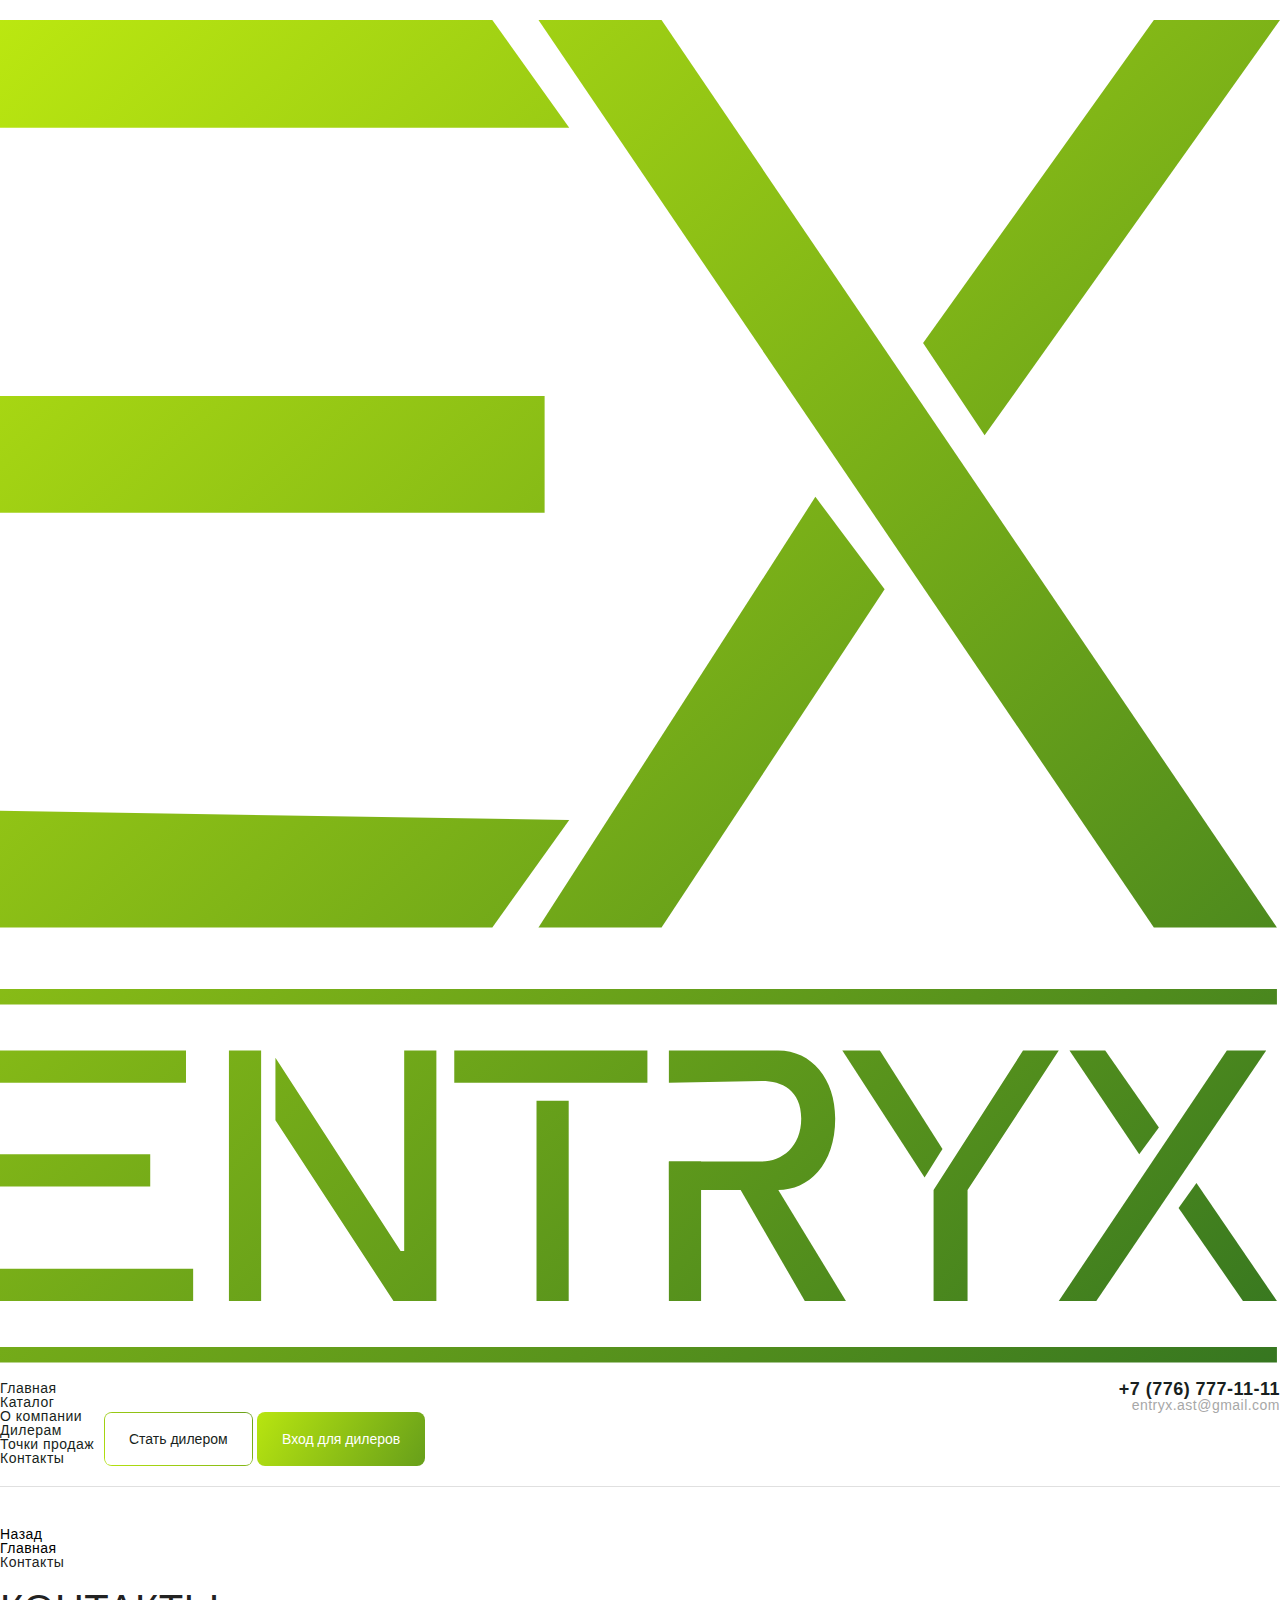
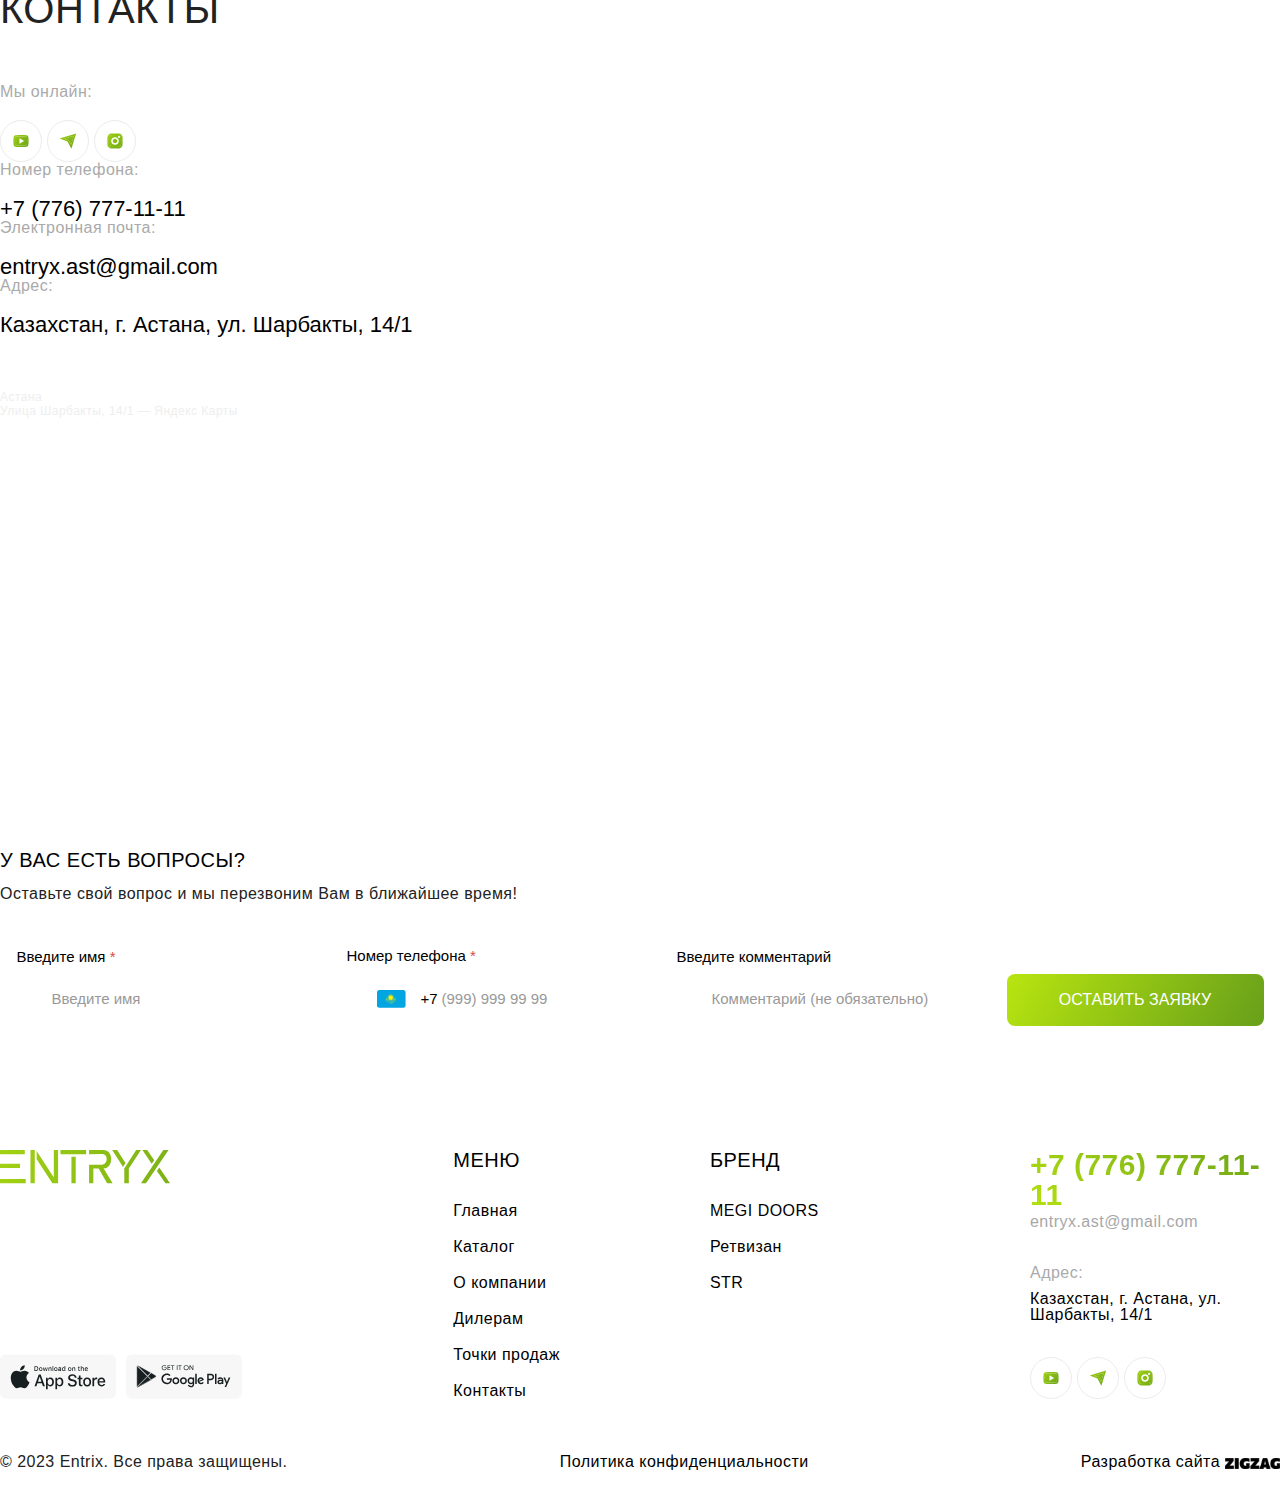
<file: contacts.html>
<!DOCTYPE html>
<html lang="en">
  <head>
    <meta charset="UTF-8" />
    <meta name="viewport" content="width=device-width, initial-scale=1.0" />
    <title>Entryx-Контакты</title>
    <link
      href="https://cdn.jsdelivr.net/npm/bootstrap@5.0.2/dist/css/bootstrap.min.css"
      rel="stylesheet"
      integrity="sha384-EVSTQN3/azprG1Anm3QDgpJLIm9Nao0Yz1ztcQTwFspd3yD65VohhpuuCOmLASjC"
      crossorigin="anonymous"
    />
    <link rel="stylesheet" href="css/style.css" />
  </head>
  <body>
    <header class="header  ">
     <div class="container">
      <nav class="navbar navbar-expand-lg navbar-light w-100">
        <div class="container-fluid">
          <a class="navbar-brand" href="./index.html">
            <img src="./img/Union.svg" alt="logo"
          /></a>
          <button
            class="navbar-toggler collapsed"
            type="button"
            data-bs-toggle="collapse"
            data-bs-target="#navbarSupportedContent"
            aria-controls="navbarSupportedContent"
            aria-expanded="false"
            aria-label="Toggle navigation"
          >
            <span class="navbar-toggler-icon"></span>
          </button>
          <div class="collapse navbar-collapse" id="navbarSupportedContent">
            <div class="nav-wrap">
              <ul class="navbar-nav me-auto mb-2 mb-lg-0">
                <li class="nav-item">
                  <a class="nav-link active" aria-current="page" href="./index.html"
                    >Главная</a
                  >
                </li>
                <li class="nav-item">
                  <a class="nav-link" href="./catalog.html">Каталог</a>
                </li>
                <li class="nav-item">
                  <a class="nav-link" href="./company.html">О компании</a>
                </li>
                <li class="nav-item">
                  <a class="nav-link" href="./dealers.html">Дилерам</a>
                </li>
                <li class="nav-item">
                  <a class="nav-link" href="./pointssale.html">Точки продаж</a>
                </li>
                <li class="nav-item">
                  <a class="nav-link" href="./contacts.html">Контакты</a>
                </li>
              </ul>
              <div class="d-flex header__contacts">
                <div class="header__contact">
                  <a class="tel" href="tel:+77767771111">+7 (776) 777-11-11</a>
                  <a class="email" href="mailto:entryx.ast@gmail.com"
                    >entryx.ast@gmail.com</a
                  >
                </div>
                <div class="icon icon-mobile">
                  <a href="#!" class="icon-item">
                    <img src="./img/you.svg" alt="youtube" />
                  </a>
                  <a href="#!" class="icon-item">
                    <img src="./img/telegr.svg" alt="telegram" />
                  </a>
                  <a href="#!" class="icon-item">
                    <img src="./img/inst.svg" alt="instagram" />
                  </a>
                </div>
                <button class="butn butn-login">Стать дилером</button>
                <button class="butn">Вход для дилеров</button>
              </div>
            </div>
          </div>
        </div>
      </nav>
     </div>
    </header>
    <section class="social no-bg">
        <div class="container sect__top sect__top--social">
            <div class="breadcrmb d-flex align-items-center">
                <nav aria-label="breadcrumb">
                  <ol class="breadcrumb">
                    <li class="breadcrumb-item"><a href="#">Назад</a></li>
                    <li class="breadcrumb-item"><a href="#">Главная</a></li>
                    <li class="breadcrumb-item active" aria-current="page">
                      Контакты
                    </li>
                  </ol>
                </nav>
              </div>
          <div class="sect__top__btm">
            <h2>Контакты</h2>
          </div>
        </div>

        <div
          class="social__info container w-100 d-flex justify-content-between flex-wrap"
        >
          <div class="social-item">
            <p>Мы онлайн:</p>
            <div class="icon">
              <a href="#!" class="icon-item">
                <img src="./img/you.svg" alt="youtube" />
              </a>
              <a href="#!" class="icon-item">
                <img src="./img/telegr.svg" alt="telegram" />
              </a>
              <a href="#!" class="icon-item">
                <img src="./img/inst.svg" alt="instagram" />
              </a>
            </div>
          </div>
          <div class="social-item">
            <p>Номер телефона:</p>
            <a href="tel:+7 (776) 777-11-11">+7 (776) 777-11-11</a>
          </div>
          <div class="social-item">
            <p>Электронная почта:</p>
            <a href="mailto:entryx.ast@gmail.com">entryx.ast@gmail.com</a>
          </div>
          <div class="social-item">
            <p>Адрес:</p>
            <a href="#!">Казахстан, г. Астана, ул. Шарбакты, 14/1</a>
          </div>
        </div>
        <div class="social-map">
          <div style="position: relative; overflow: hidden">
            <a
              href="https://yandex.ru/maps/163/astana/?utm_medium=mapframe&utm_source=maps"
              style="color: #eee; font-size: 12px; position: absolute; top: 0px"
              >Астана</a
            ><a
              href="https://yandex.ru/maps/163/astana/house/Y0gYcwRkSEwDQFtrfX1zc39kbQ==/?ll=71.533886%2C51.122692&utm_medium=mapframe&utm_source=maps&z=17.56"
              style="
                color: #eee;
                font-size: 12px;
                position: absolute;
                top: 14px;
              "
              >Улица Шарбакты, 14/1 — Яндекс Карты</a
            ><iframe
              src="https://yandex.ru/map-widget/v1/?ll=71.533886%2C51.122692&mode=search&ol=geo&ouri=ymapsbm1%3A%2F%2Fgeo%3Fdata%3DCgo0MDkwMjk0MjU5EnfSmtCw0LfQsNKb0YHRgtCw0L0sINCQ0YHRgtCw0L3QsCwg06jQvdC10YDQutOZ0YHRltC_0YLRltC6INGI0LDSk9GL0L0g0LDRg9C00LDQvdGLLCDQqNCw0YDQsdCw0pvRgtGLINC606nRiNC10YHRliwgMTQvMSIKDYIRj0IVUX1MQg%2C%2C&z=17.56"
              width="100%"
              height="400"
              frameborder="1"
              allowfullscreen="true"
              style="position: relative"
            ></iframe>
          </div>
        </div>
        <div class="container">
          <div class="form-text">
            <h4 class="h4--black">У вас есть вопросы?</h4>
            <p>Оставьте свой вопрос и мы перезвоним Вам в ближайшее время!</p>
          </div>
          <form class="form-tel">
            <div class="input input-white">
              <label for="name--ask"
                >Введите имя <span class="red">*</span></label
              >
              <input
                type="text"
                id="name--ask"
                name="user_name"
                placeholder="Введите имя"
              />
            </div>
            <div class="input input-white">
              <label for="tel">Номер телефона <span class="red">*</span></label>
              <div class="input-tel">
                <label for="tel--ask" class="label-tel"
                  ><img src="./img/flag.svg" alt="" />
                  <span class="select-country">+7</span>
                </label>
                <input
                  type="tel"
                  id="tel--ask"
                  name="user_tel"
                  placeholder="(999) 999 99 99"
                />
              </div>
            </div>

            <div class="input w-100 input-white">
              <label for="bin--ask">Введите комментарий</label>
              <input
                type="text"
                id="bin--ask"
                name="user_bin"
                placeholder="Комментарий (не обязательно)"
              />
            </div>

            <button class="butn butn--foot upper">Оставить заявку</button>
          </form>
        </div>
      </section>
    
    <footer>
        <div class="footer__top container">
          <div class="footer__left">
            <img src="./img/logo-big.svg" alt="logo" />
            <div class="stores stores--foot">
              <a href="#!" class="store">
                <img src="./img/app-foot.svg" alt="Appstore" />
              </a>
              <a href="#!" class="store">
                <img src="./img/googl-foot.svg" alt="Google Play" />
              </a>
            </div>
          </div>
          <div class="footer__center">
            <div>
              <h4 class="h4--black">Меню</h4>
              <nav class="nav">
                <ul class="nav__list--foot">
                  <li class="nav__item">
                    <a href="./index.html">Главная</a>
                  </li>
                  <li class="nav__item">
                    <a href="./catalog.html">Каталог</a>
                  </li>
                  <li class="nav__item">
                    <a href="./company.html">О компании</a>
                  </li>
                  <li class="nav__item">
                    <a href="./dealers.html">Дилерам</a>
                  </li>
                  <li class="nav__item">
                    <a href="./pointssale.html">Точки продаж</a>
                  </li>
                  <li class="nav__item">
                    <a href="./contacts.html">Контакты</a>
                  </li>
                </ul>
              </nav>
            </div>
            <div>
              <h4 class="h4--black">Бренд</h4>
              <ul class="nav__list--foot">
                <li class="nav__item">
                  <a href="#!">MEGI DOORS</a>
                </li>
                <li class="nav__item">
                  <a href="#!">Ретвизан</a>
                </li>
                <li class="nav__item">
                  <a href="#!">STR</a>
                </li>
              </ul>
            </div>
          </div>
          <div class="footer__right">
            <div>
              <a class="tel" href="tel:+77767771111"
                ><h3 class="grad-green">+7 (776) 777-11-11</h3></a
              >
              <a class="email" href="mailto:entryx.ast@gmail.com"
                >entryx.ast@gmail.com</a
              >
            </div>
            <div class="address--foot">
              <p>Адрес:</p>
              <a href="#!">Казахстан, г. Астана, ул. Шарбакты, 14/1</a>
            </div>
            <div class="icon">
              <a href="#!" class="icon-item">
                <img src="./img/you.svg" alt="youtube" />
              </a>
              <a href="#!" class="icon-item">
                <img src="./img/telegr.svg" alt="telegram" />
              </a>
              <a href="#!" class="icon-item">
                <img src="./img/inst.svg" alt="instagram" />
              </a>
            </div>
          </div>
        </div>
        <div class="copyright container">
          <p>© 2023 Entrix. Все права защищены.</p>
          <a href="#!">Политика конфиденциальности</a>
          <a href="#!"
            >Разработка сайта <img src="./img/ZigZag_white1 2.svg" alt="zigzag"
          /></a>
        </div>
      </footer>
    <script
      src="https://cdn.jsdelivr.net/npm/bootstrap@5.0.2/dist/js/bootstrap.bundle.min.js"
      integrity="sha384-MrcW6ZMFYlzcLA8Nl+NtUVF0sA7MsXsP1UyJoMp4YLEuNSfAP+JcXn/tWtIaxVXM"
      crossorigin="anonymous"
    ></script>
  </body>
</html>
</file>
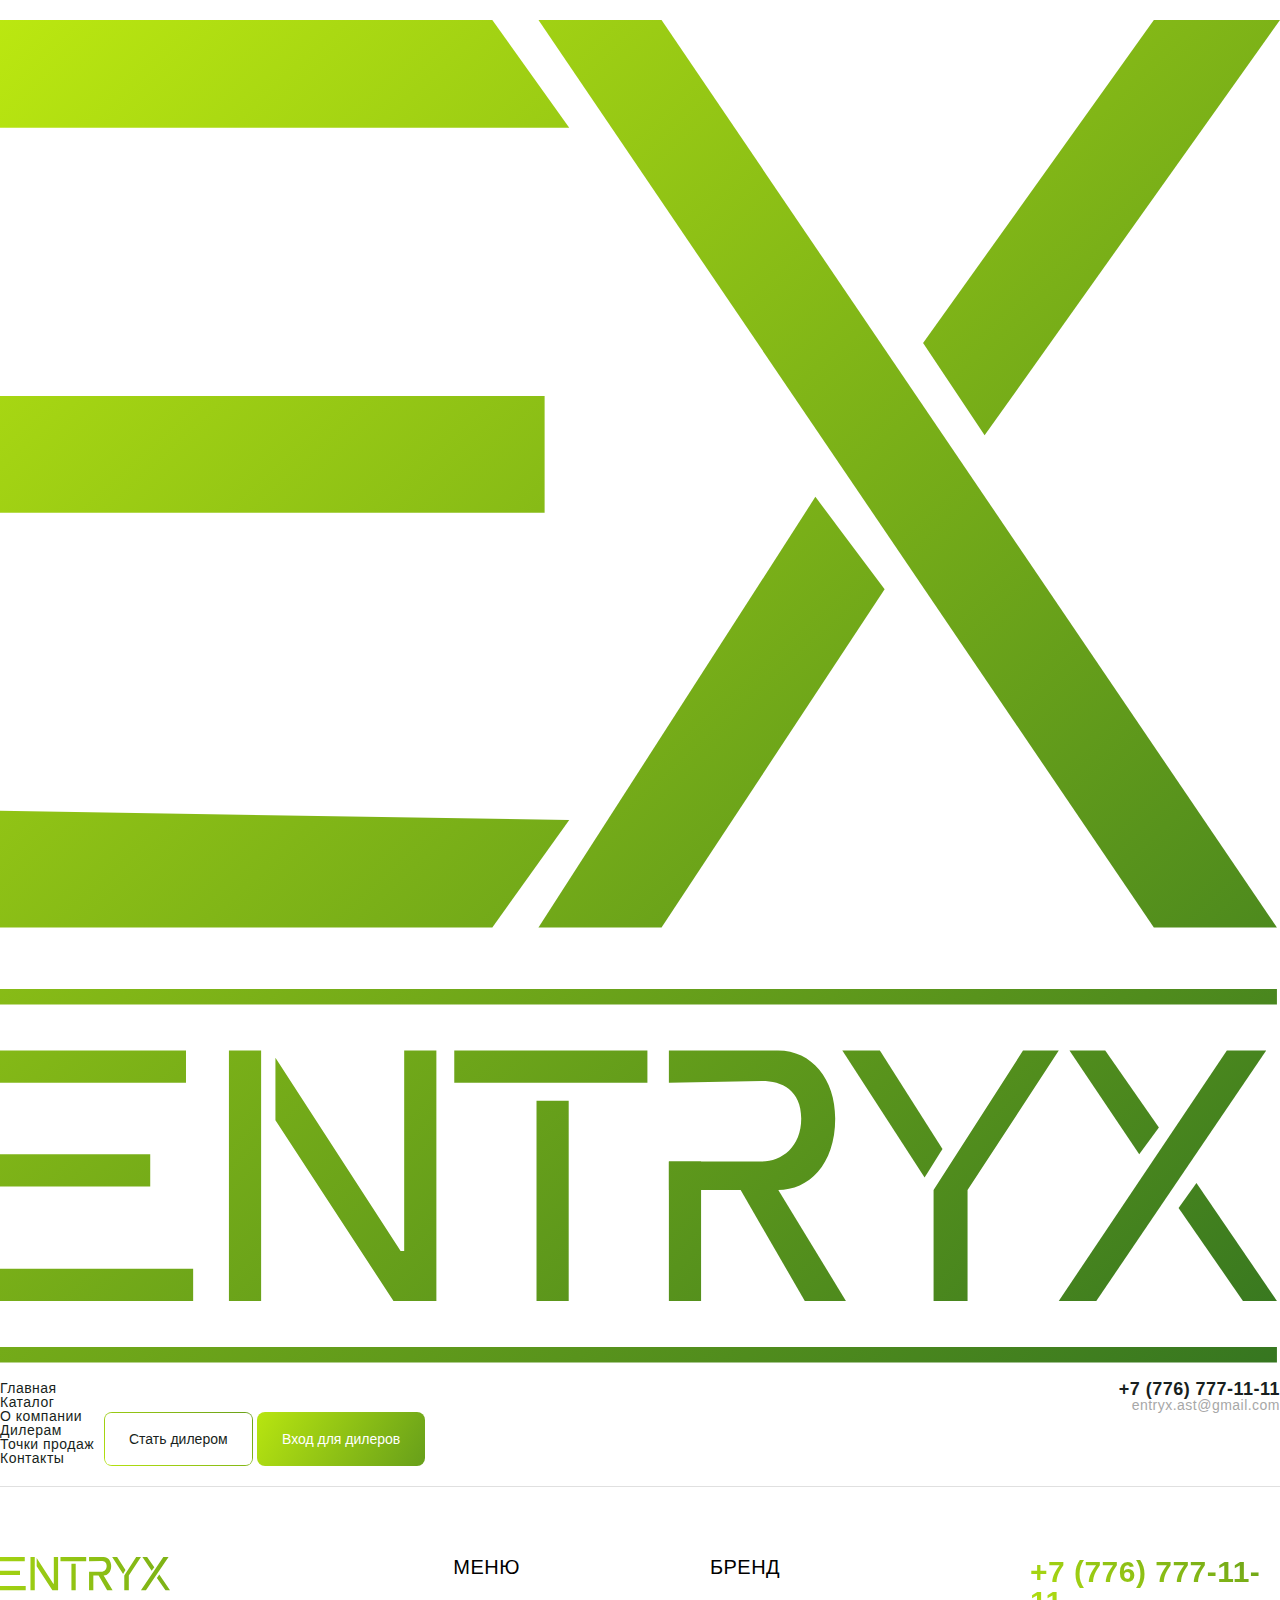
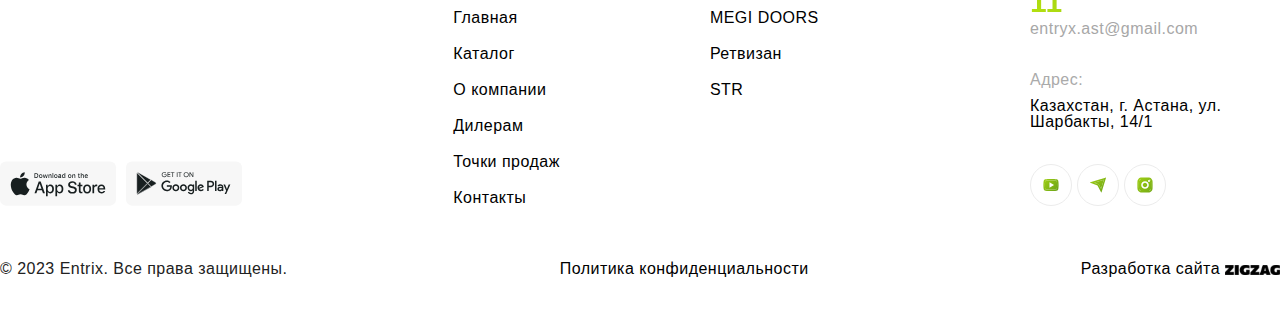
<file: pointssale.html>
<!DOCTYPE html>
<html lang="en">
  <head>
    <meta charset="UTF-8" />
    <meta name="viewport" content="width=device-width, initial-scale=1.0" />
    <title>Entryx</title>
    <link
      href="https://cdn.jsdelivr.net/npm/bootstrap@5.0.2/dist/css/bootstrap.min.css"
      rel="stylesheet"
      integrity="sha384-EVSTQN3/azprG1Anm3QDgpJLIm9Nao0Yz1ztcQTwFspd3yD65VohhpuuCOmLASjC"
      crossorigin="anonymous"
    />
    <link rel="stylesheet" href="css/style.css" />
  </head>
  <body>
    <header class="header">
     <div class="container">
      <nav class="navbar navbar-expand-lg navbar-light w-100">
        <div class="container-fluid">
          <a class="navbar-brand" href="./index.html">
            <img src="./img/Union.svg" alt="logo"
          /></a>
          <button
            class="navbar-toggler collapsed"
            type="button"
            data-bs-toggle="collapse"
            data-bs-target="#navbarSupportedContent"
            aria-controls="navbarSupportedContent"
            aria-expanded="false"
            aria-label="Toggle navigation"
          >
            <span class="navbar-toggler-icon"></span>
          </button>
          <div class="collapse navbar-collapse" id="navbarSupportedContent">
            <div class="nav-wrap">
              <ul class="navbar-nav me-auto mb-2 mb-lg-0">
                <li class="nav-item">
                  <a class="nav-link active" aria-current="page" href="./index.html"
                    >Главная</a
                  >
                </li>
                <li class="nav-item">
                  <a class="nav-link" href="./catalog.html">Каталог</a>
                </li>
                <li class="nav-item">
                  <a class="nav-link" href="./company.html">О компании</a>
                </li>
                <li class="nav-item">
                  <a class="nav-link" href="./dealers.html">Дилерам</a>
                </li>
                <li class="nav-item">
                  <a class="nav-link" href="./pointssale.html">Точки продаж</a>
                </li>
                <li class="nav-item">
                  <a class="nav-link" href="./contacts.html">Контакты</a>
                </li>
              </ul>
              <div class="d-flex header__contacts">
                <div class="header__contact">
                  <a class="tel" href="tel:+77767771111">+7 (776) 777-11-11</a>
                  <a class="email" href="mailto:entryx.ast@gmail.com"
                    >entryx.ast@gmail.com</a
                  >
                </div>
                <div class="icon icon-mobile">
                  <a href="#!" class="icon-item">
                    <img src="./img/you.svg" alt="youtube" />
                  </a>
                  <a href="#!" class="icon-item">
                    <img src="./img/telegr.svg" alt="telegram" />
                  </a>
                  <a href="#!" class="icon-item">
                    <img src="./img/inst.svg" alt="instagram" />
                  </a>
                </div>
                <button class="butn butn-login">Стать дилером</button>
                <button class="butn">Вход для дилеров</button>
              </div>
            </div>
          </div>
        </div>
      </nav>
     </div>
    </header>
    <footer>
        <div class="footer__top container">
          <div class="footer__left">
            <img src="./img/logo-big.svg" alt="logo" />
            <div class="stores stores--foot">
              <a href="#!" class="store">
                <img src="./img/app-foot.svg" alt="Appstore" />
              </a>
              <a href="#!" class="store">
                <img src="./img/googl-foot.svg" alt="Google Play" />
              </a>
            </div>
          </div>
          <div class="footer__center">
            <div>
              <h4 class="h4--black">Меню</h4>
              <nav class="nav">
                <ul class="nav__list--foot">
                  <li class="nav__item">
                    <a href="./index.html">Главная</a>
                  </li>
                  <li class="nav__item">
                    <a href="./catalog.html">Каталог</a>
                  </li>
                  <li class="nav__item">
                    <a href="./company.html">О компании</a>
                  </li>
                  <li class="nav__item">
                    <a href="./dealers.html">Дилерам</a>
                  </li>
                  <li class="nav__item">
                    <a href="./pointssale.html">Точки продаж</a>
                  </li>
                  <li class="nav__item">
                    <a href="./contacts.html">Контакты</a>
                  </li>
                </ul>
              </nav>
            </div>
            <div>
              <h4 class="h4--black">Бренд</h4>
              <ul class="nav__list--foot">
                <li class="nav__item">
                  <a href="#!">MEGI DOORS</a>
                </li>
                <li class="nav__item">
                  <a href="#!">Ретвизан</a>
                </li>
                <li class="nav__item">
                  <a href="#!">STR</a>
                </li>
              </ul>
            </div>
          </div>
          <div class="footer__right">
            <div>
              <a class="tel" href="tel:+77767771111"
                ><h3 class="grad-green">+7 (776) 777-11-11</h3></a
              >
              <a class="email" href="mailto:entryx.ast@gmail.com"
                >entryx.ast@gmail.com</a
              >
            </div>
            <div class="address--foot">
              <p>Адрес:</p>
              <a href="#!">Казахстан, г. Астана, ул. Шарбакты, 14/1</a>
            </div>
            <div class="icon">
              <a href="#!" class="icon-item">
                <img src="./img/you.svg" alt="youtube" />
              </a>
              <a href="#!" class="icon-item">
                <img src="./img/telegr.svg" alt="telegram" />
              </a>
              <a href="#!" class="icon-item">
                <img src="./img/inst.svg" alt="instagram" />
              </a>
            </div>
          </div>
        </div>
        <div class="copyright container">
          <p>© 2023 Entrix. Все права защищены.</p>
          <a href="#!">Политика конфиденциальности</a>
          <a href="#!"
            >Разработка сайта <img src="./img/ZigZag_white1 2.svg" alt="zigzag"
          /></a>
        </div>
      </footer>
    <script
      src="https://cdn.jsdelivr.net/npm/bootstrap@5.0.2/dist/js/bootstrap.bundle.min.js"
      integrity="sha384-MrcW6ZMFYlzcLA8Nl+NtUVF0sA7MsXsP1UyJoMp4YLEuNSfAP+JcXn/tWtIaxVXM"
      crossorigin="anonymous"
    ></script>
  </body>
</html>
</file>
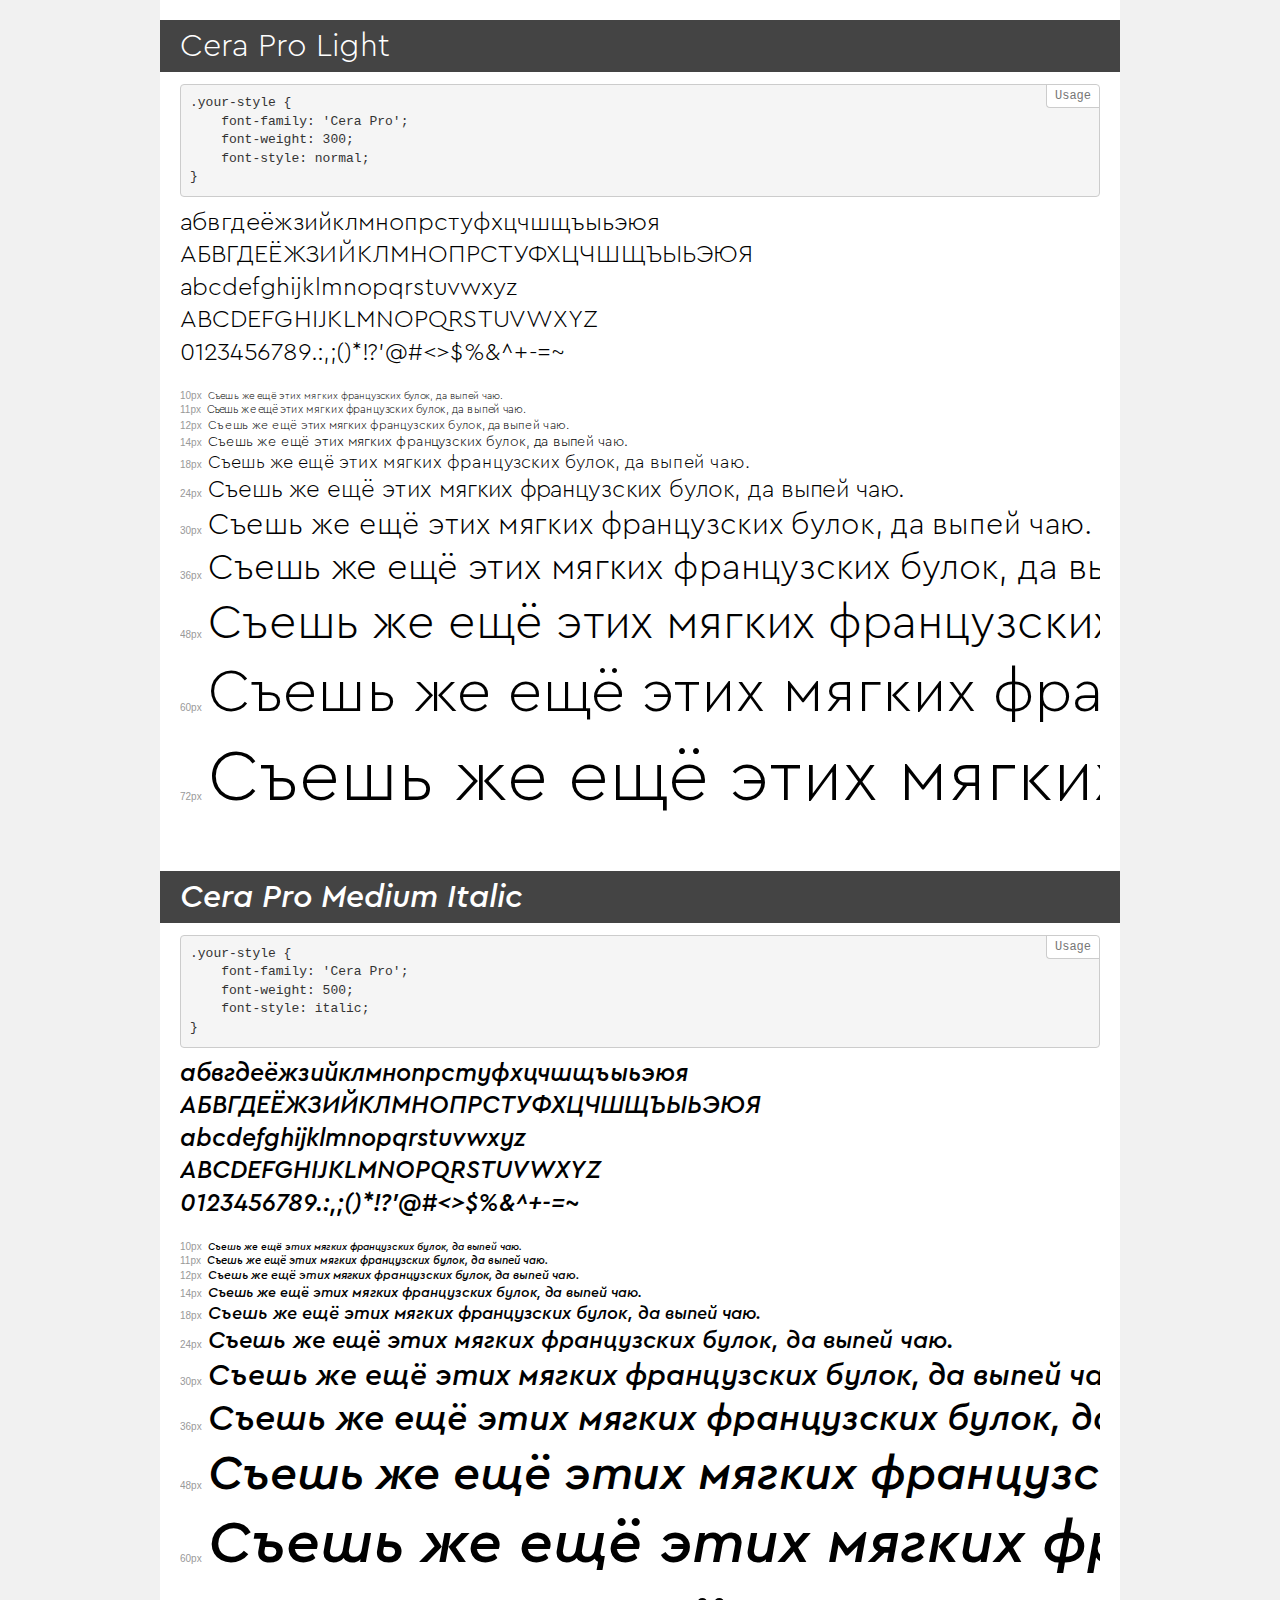
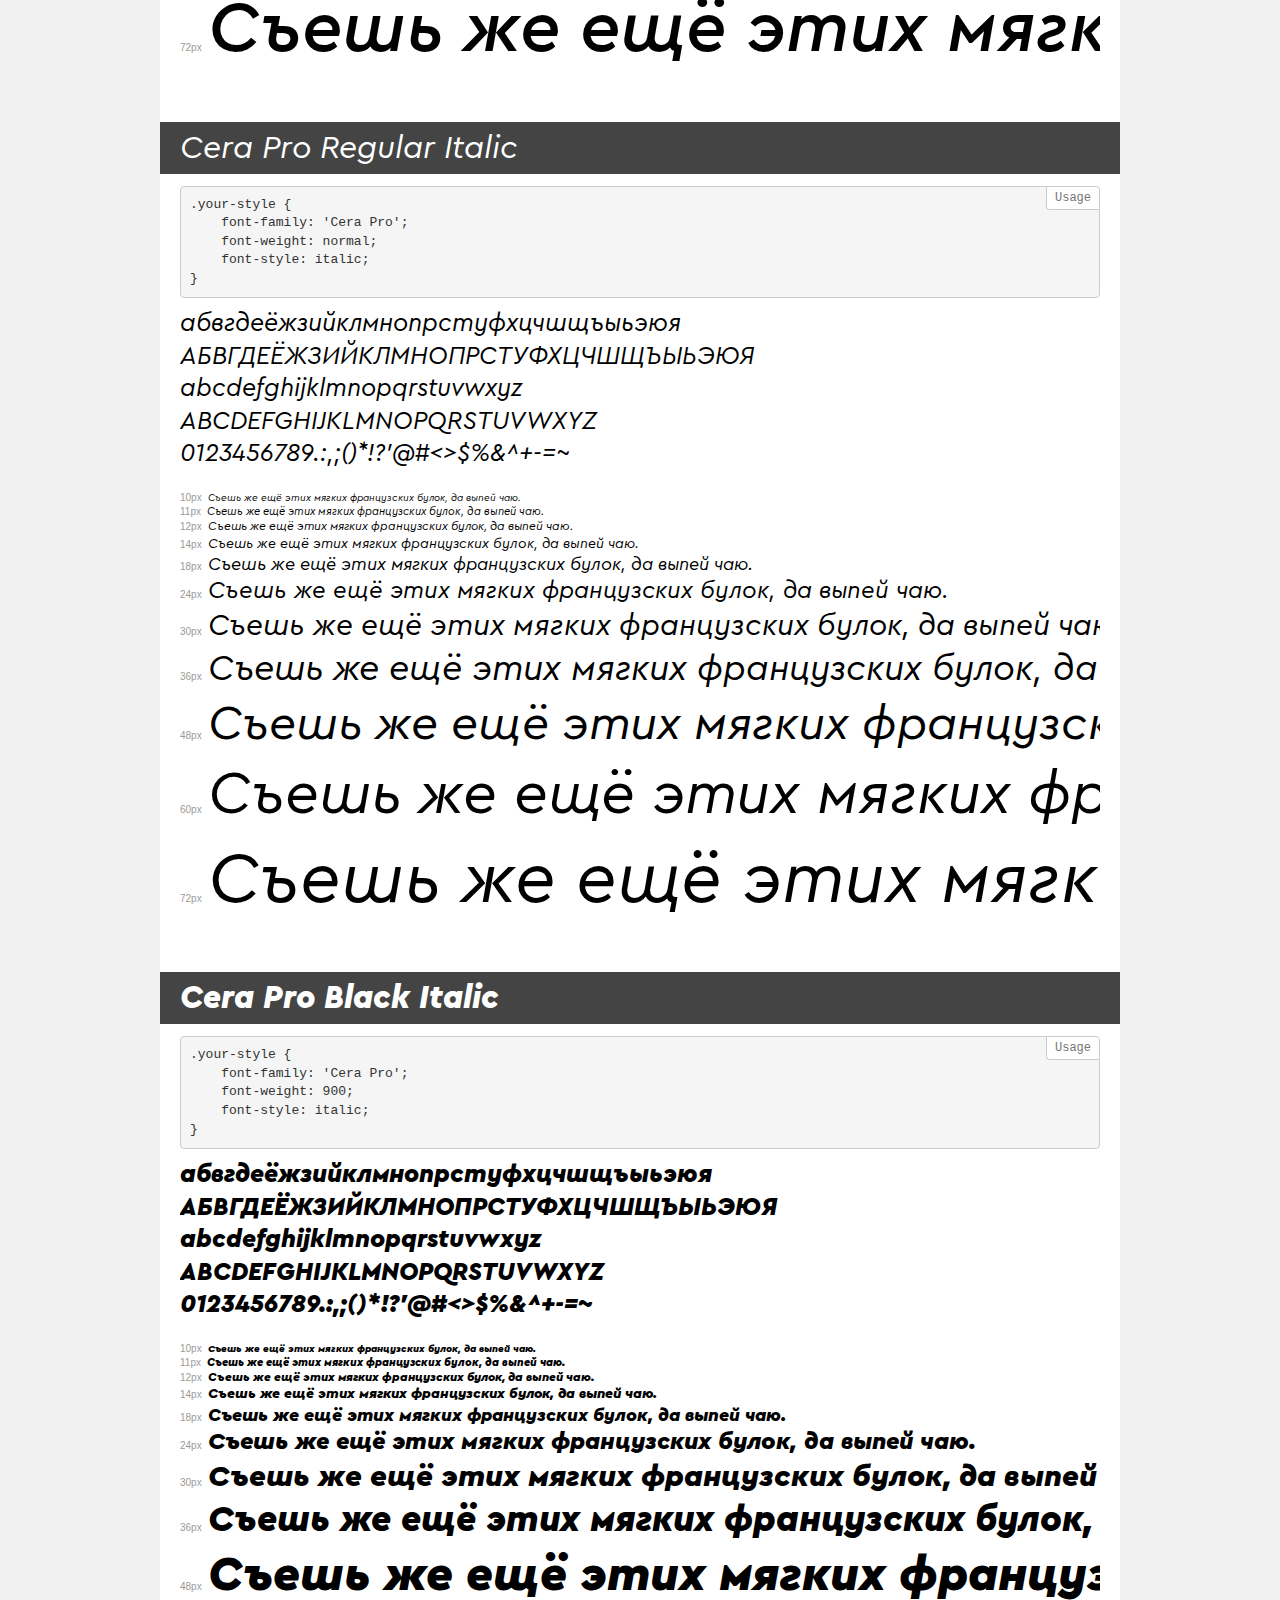
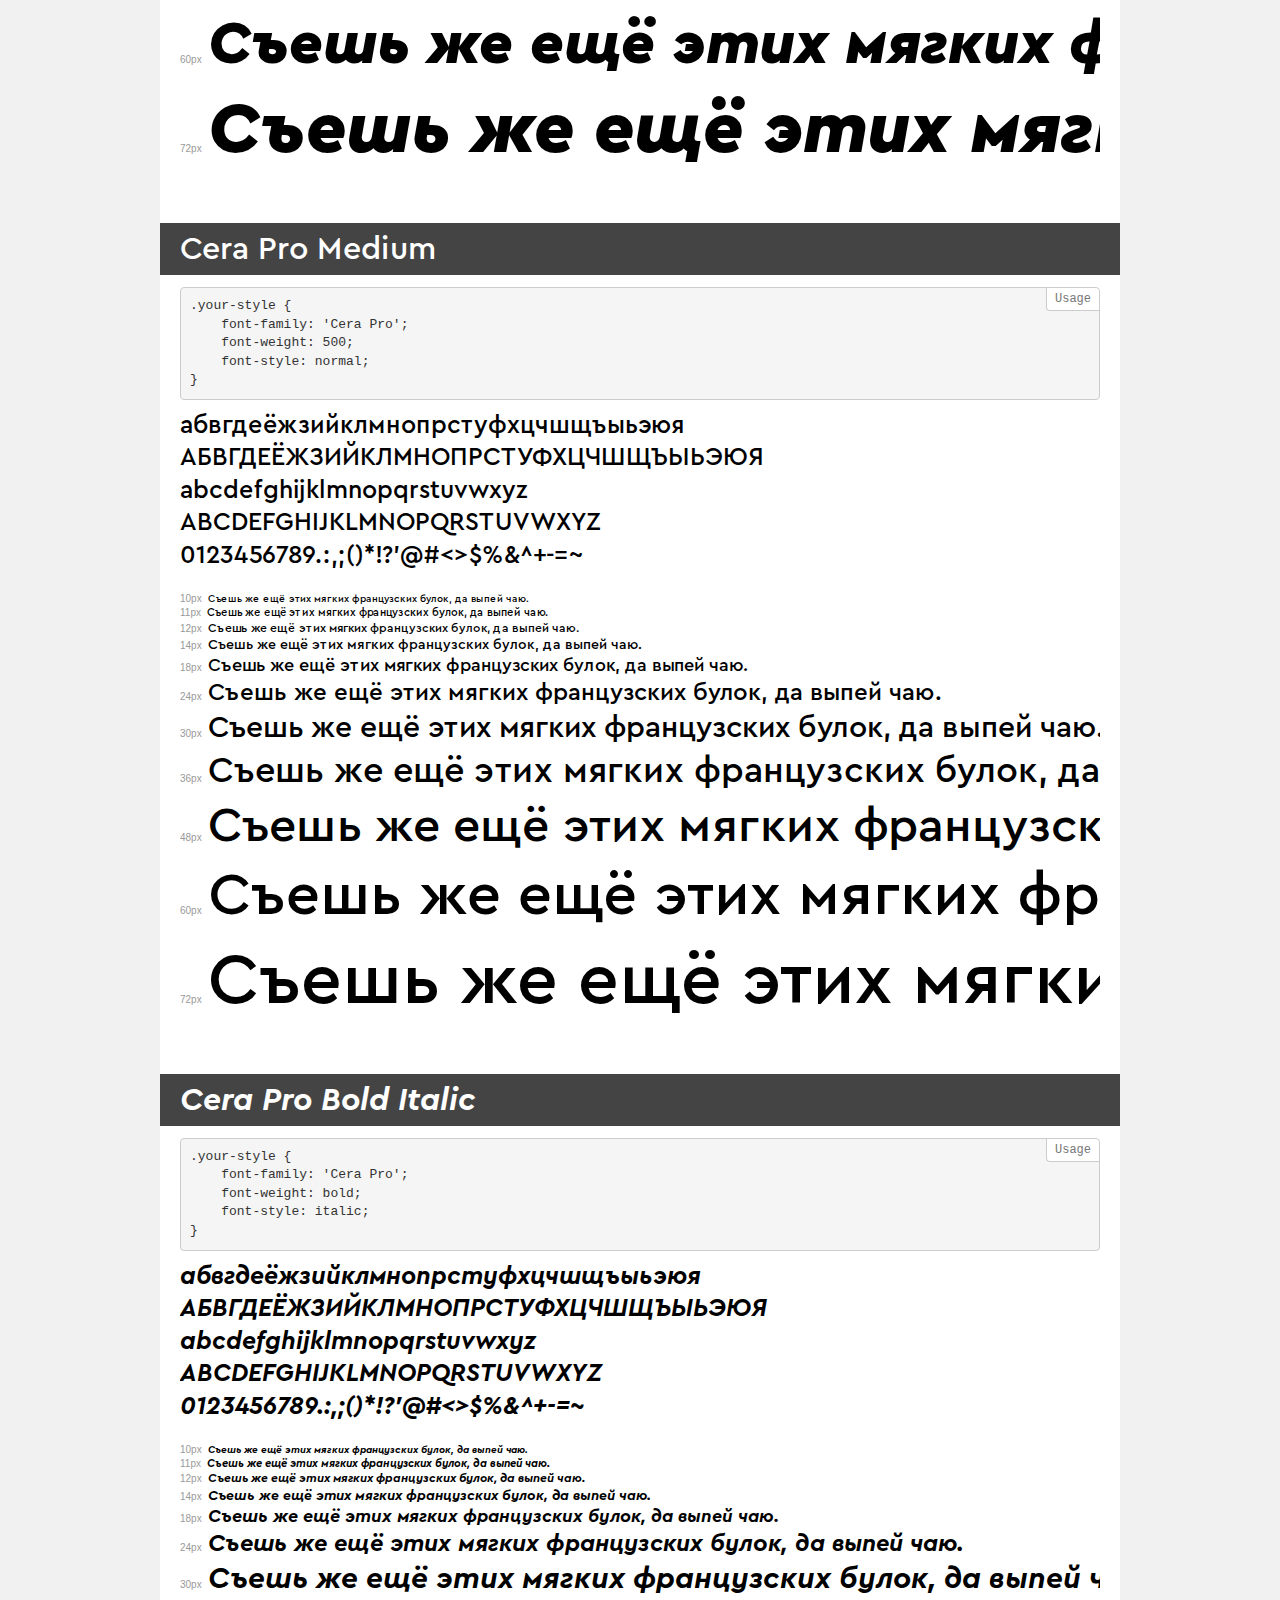
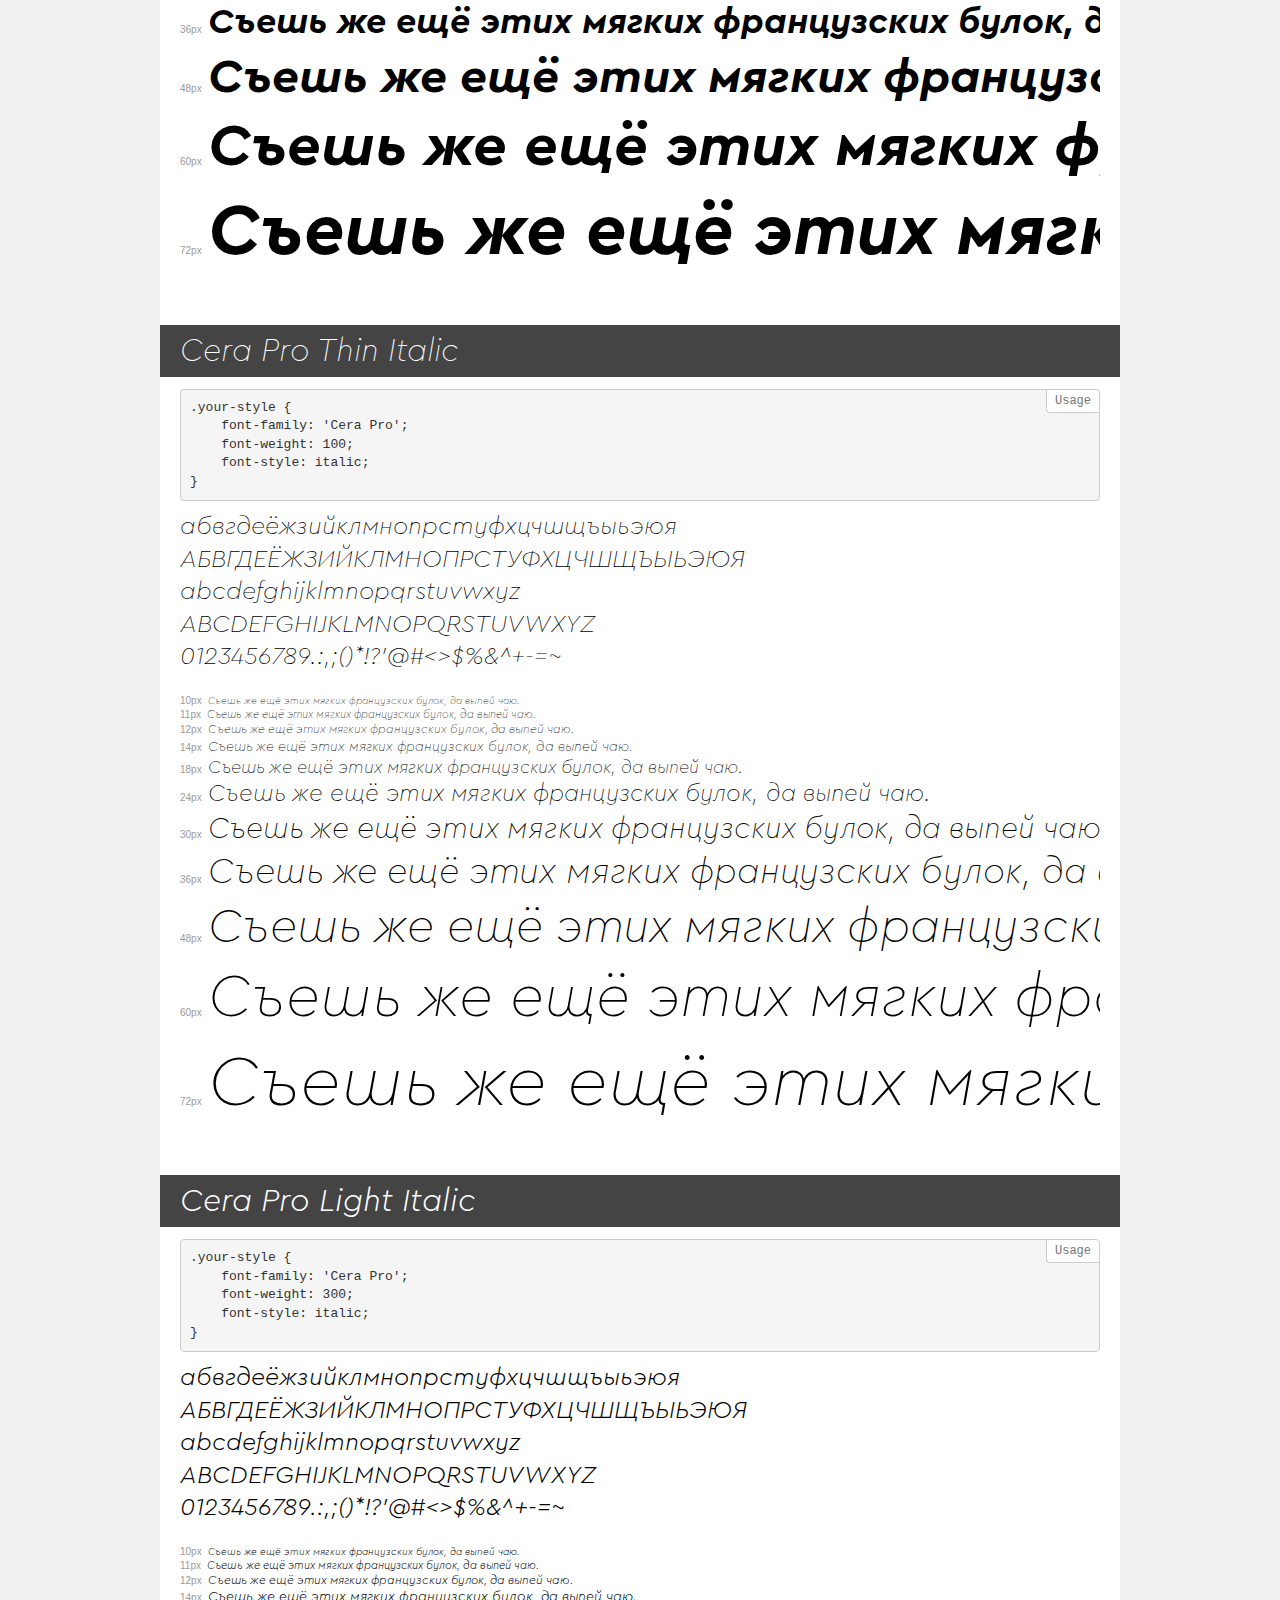
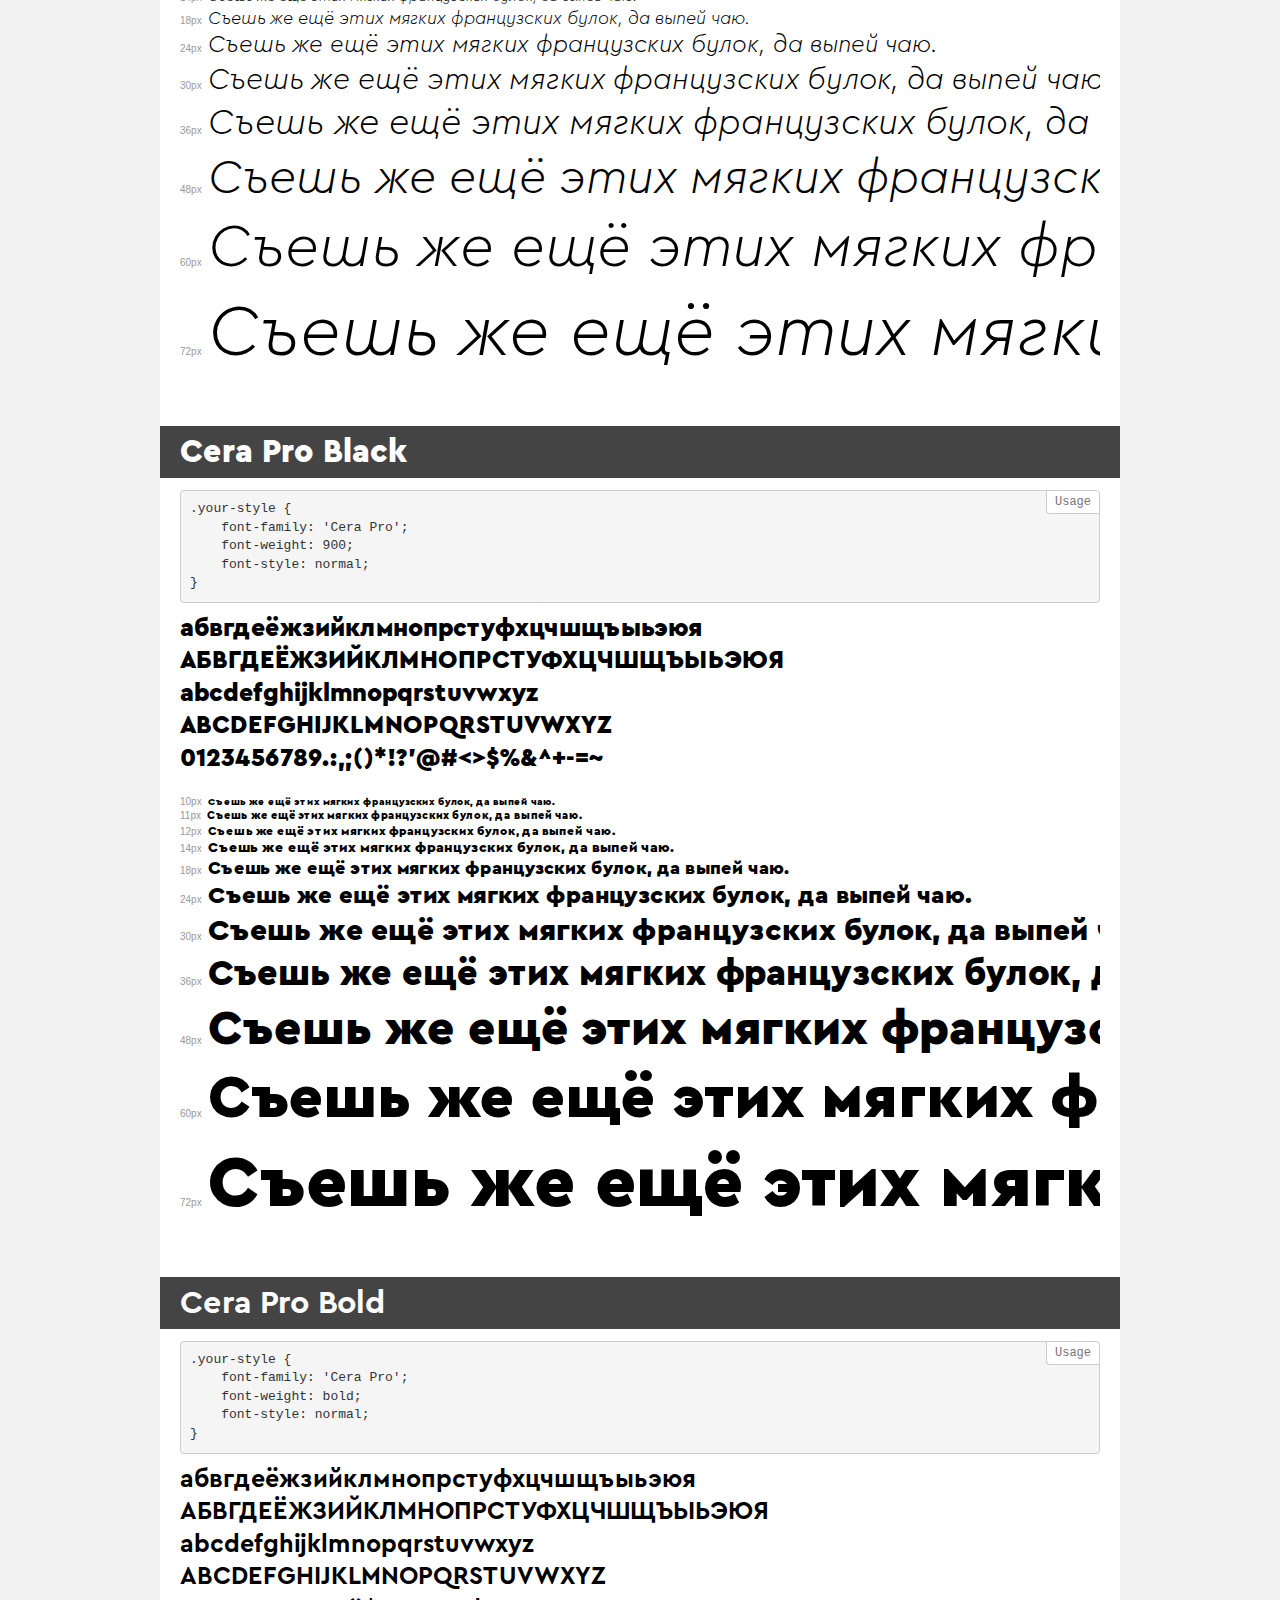
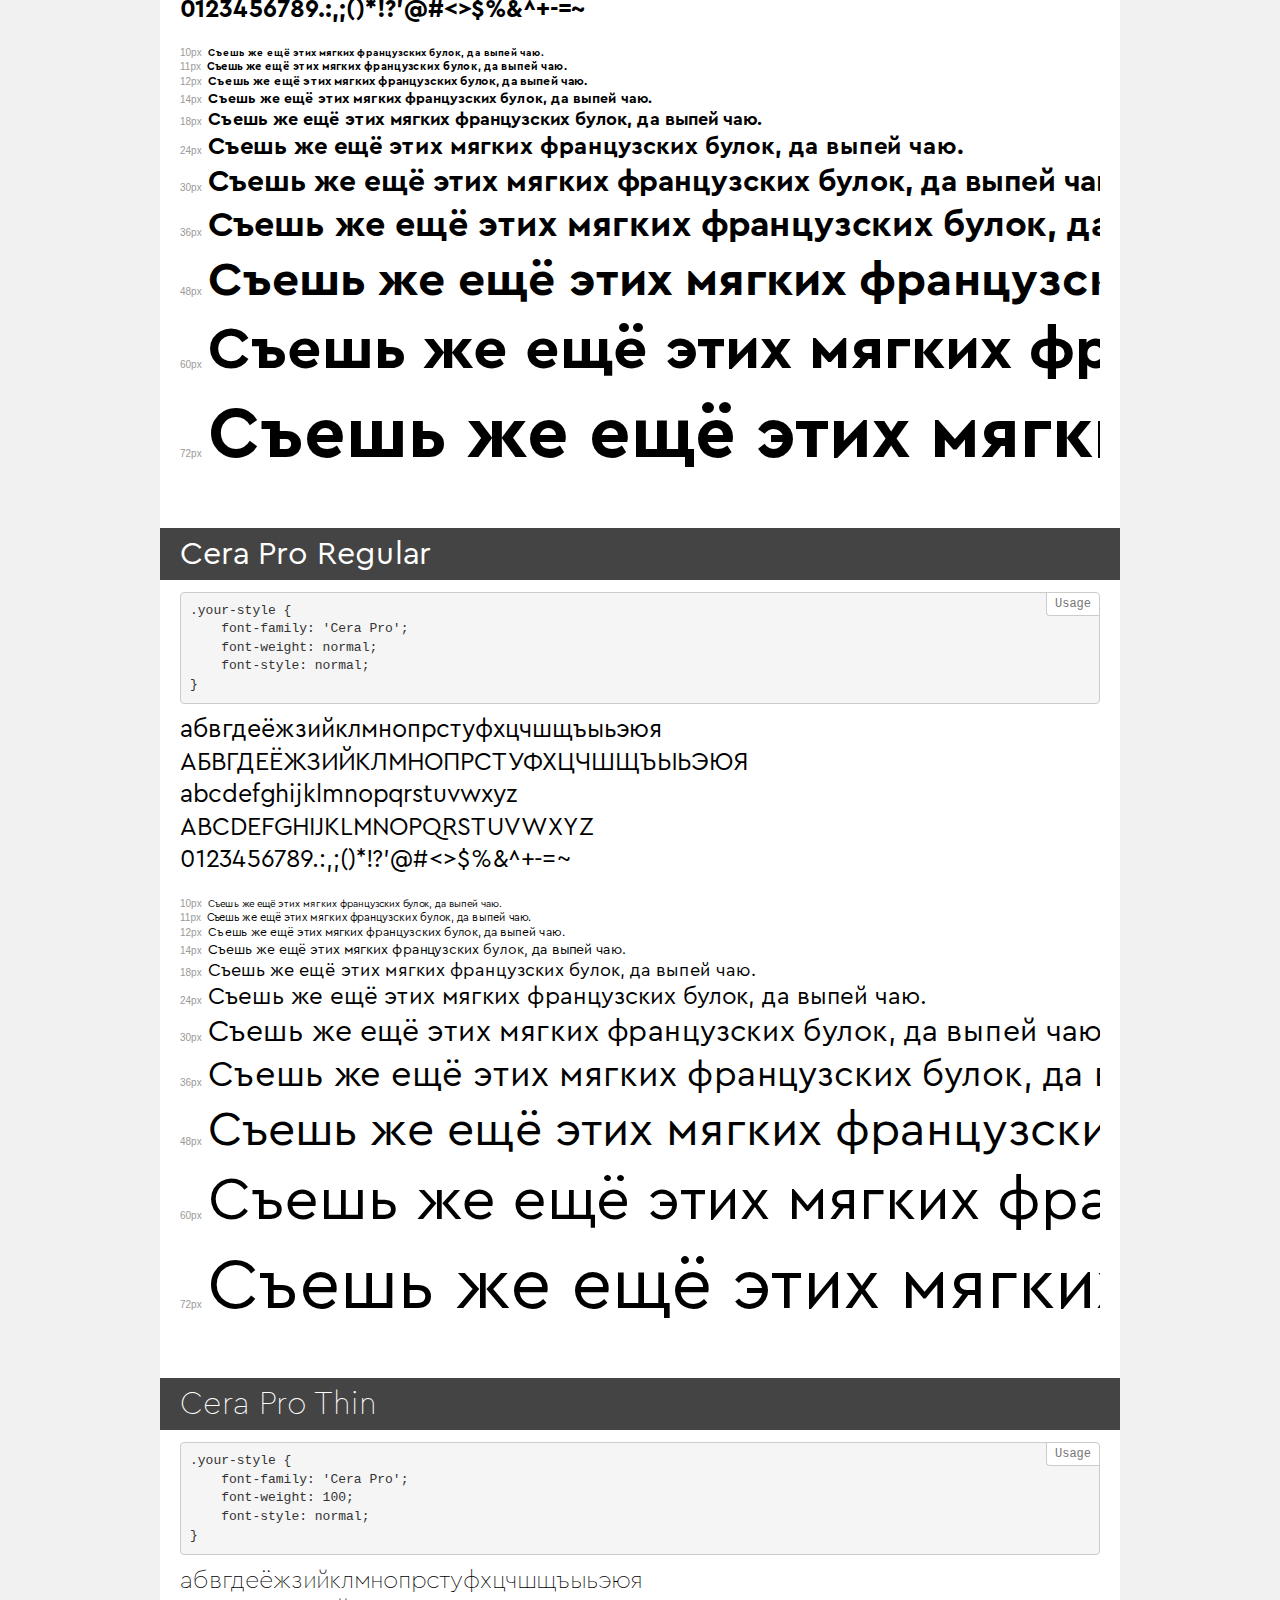
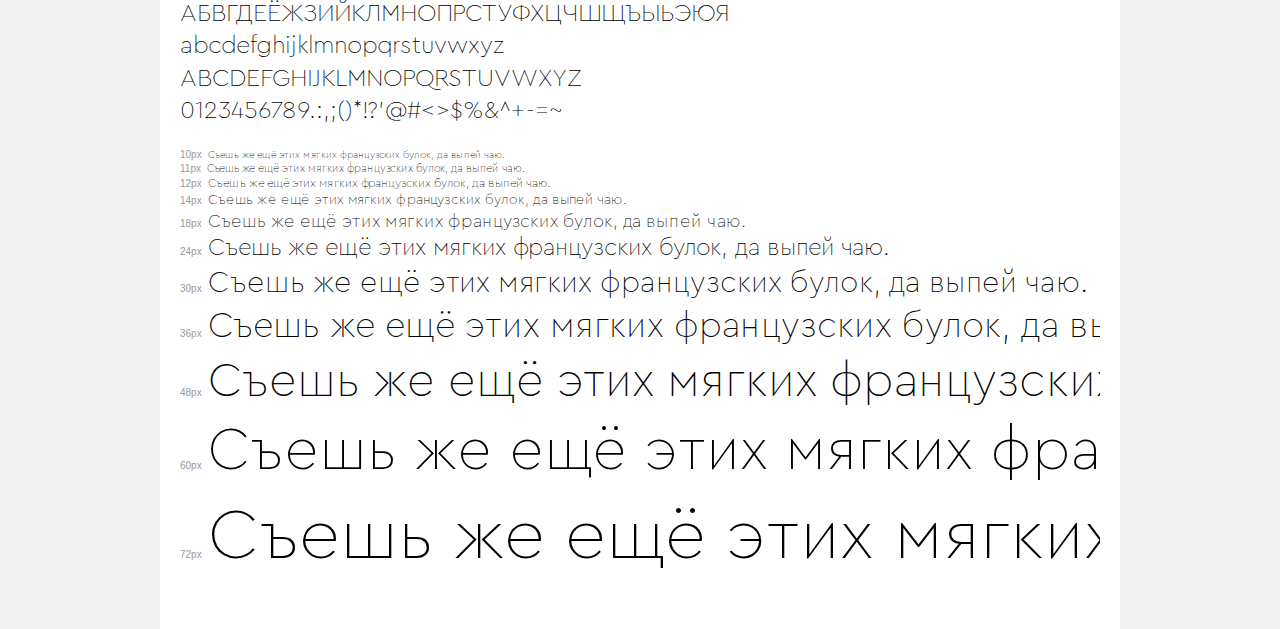
<file: cera pro/demo.html>
<!DOCTYPE html>
<html>
<head>
    <meta charset="utf-8">
    <meta http-equiv="X-UA-Compatible" content="IE=edge">
    <meta name="viewport" content="width=device-width, initial-scale=1">
    <meta name="robots" content="noindex, noarchive">
    <meta name="format-detection" content="telephone=no">
    <title>Transfonter demo</title>
    <link href="stylesheet.css" rel="stylesheet">
    <style>
        /*
        http://meyerweb.com/eric/tools/css/reset/
        v2.0 | 20110126
        License: none (public domain)
        */
        html, body, div, span, applet, object, iframe,
        h1, h2, h3, h4, h5, h6, p, blockquote, pre,
        a, abbr, acronym, address, big, cite, code,
        del, dfn, em, img, ins, kbd, q, s, samp,
        small, strike, strong, sub, sup, tt, var,
        b, u, i, center,
        dl, dt, dd, ol, ul, li,
        fieldset, form, label, legend,
        table, caption, tbody, tfoot, thead, tr, th, td,
        article, aside, canvas, details, embed,
        figure, figcaption, footer, header, hgroup,
        menu, nav, output, ruby, section, summary,
        time, mark, audio, video {
            margin: 0;
            padding: 0;
            border: 0;
            font-size: 100%;
            font: inherit;
            vertical-align: baseline;
        }
        /* HTML5 display-role reset for older browsers */
        article, aside, details, figcaption, figure,
        footer, header, hgroup, menu, nav, section {
            display: block;
        }
        body {
            line-height: 1;
        }
        ol, ul {
            list-style: none;
        }
        blockquote, q {
            quotes: none;
        }
        blockquote:before, blockquote:after,
        q:before, q:after {
            content: '';
            content: none;
        }
        table {
            border-collapse: collapse;
            border-spacing: 0;
        }
        /* common styles */
        body {
            background: #f1f1f1;
            color: #000;
        }
        .page {
            background: #fff;
            width: 920px;
            margin: 0 auto;
            padding: 20px 20px 0 20px;
            overflow: hidden;
        }
        .font-container {
            overflow-x: auto;
            overflow-y: hidden;
            margin-bottom: 40px;
            line-height: 1.3;
            white-space: nowrap;
            padding-bottom: 5px;
        }
        h1 {
            position: relative;
            background: #444;
            font-size: 32px;
            color: #fff;
            padding: 10px 20px;
            margin: 0 -20px 12px -20px;
        }
        .letters {
            font-size: 25px;
            margin-bottom: 20px;
        }
        .s10:before {
            content: '10px';
        }
        .s11:before {
            content: '11px';
        }
        .s12:before {
            content: '12px';
        }
        .s14:before {
            content: '14px';
        }
        .s18:before {
            content: '18px';
        }
        .s24:before {
            content: '24px';
        }
        .s30:before {
            content: '30px';
        }
        .s36:before {
            content: '36px';
        }
        .s48:before {
            content: '48px';
        }
        .s60:before {
            content: '60px';
        }
        .s72:before {
            content: '72px';
        }
        .s10:before, .s11:before, .s12:before, .s14:before,
        .s18:before, .s24:before, .s30:before, .s36:before,
        .s48:before, .s60:before, .s72:before {
            font-family: Arial, sans-serif;
            font-size: 10px;
            font-weight: normal;
            font-style: normal;
            color: #999;
            padding-right: 6px;
        }
        pre {
            display: block;
            position: relative;
            padding: 9px;
            margin: 0 0 10px;
            font-family: Monaco, Menlo, Consolas, "Courier New", monospace !important;
            font-size: 13px;
            line-height: 1.428571429;
            color: #333;
            font-weight: normal !important;
            font-style: normal !important;
            background-color: #f5f5f5;
            border: 1px solid #ccc;
            overflow-x: auto;
            border-radius: 4px;
        }
        pre:after {
            display: block;
            position: absolute;
            right: 0;
            top: 0;
            content: 'Usage';
            line-height: 1;
            padding: 5px 8px;
            font-size: 12px;
            color: #767676;
            background-color: #fff;
            border: 1px solid #ccc;
            border-right: none;
            border-top: none;
            border-radius: 0 4px 0 4px;
            z-index: 10;
        }
        /* responsive */
        @media (max-width: 959px) {
            .page {
                width: auto;
                margin: 0;
            }
        }
    </style>
</head>
<body>
<div class="page">
    <div class="demo" style="font-family: 'Cera Pro'; font-weight: 300; font-style: normal;">
        <h1>Cera Pro Light</h1>
        <pre>.your-style {
    font-family: 'Cera Pro';
    font-weight: 300;
    font-style: normal;
}</pre>
        <div class="font-container">
            <p class="letters">
                абвгдеёжзийклмнопрстуфхцчшщъыьэюя<br>
АБВГДЕЁЖЗИЙКЛМНОПРСТУФХЦЧШЩЪЫЬЭЮЯ<br>
abcdefghijklmnopqrstuvwxyz<br>
ABCDEFGHIJKLMNOPQRSTUVWXYZ<br>
                0123456789.:,;()*!?'@#<>$%&^+-=~
            </p>
            <p class="s10" style="font-size: 10px;">Съешь же ещё этих мягких французских булок, да выпей чаю.</p>
            <p class="s11" style="font-size: 11px;">Съешь же ещё этих мягких французских булок, да выпей чаю.</p>
            <p class="s12" style="font-size: 12px;">Съешь же ещё этих мягких французских булок, да выпей чаю.</p>
            <p class="s14" style="font-size: 14px;">Съешь же ещё этих мягких французских булок, да выпей чаю.</p>
            <p class="s18" style="font-size: 18px;">Съешь же ещё этих мягких французских булок, да выпей чаю.</p>
            <p class="s24" style="font-size: 24px;">Съешь же ещё этих мягких французских булок, да выпей чаю.</p>
            <p class="s30" style="font-size: 30px;">Съешь же ещё этих мягких французских булок, да выпей чаю.</p>
            <p class="s36" style="font-size: 36px;">Съешь же ещё этих мягких французских булок, да выпей чаю.</p>
            <p class="s48" style="font-size: 48px;">Съешь же ещё этих мягких французских булок, да выпей чаю.</p>
            <p class="s60" style="font-size: 60px;">Съешь же ещё этих мягких французских булок, да выпей чаю.</p>
            <p class="s72" style="font-size: 72px;">Съешь же ещё этих мягких французских булок, да выпей чаю.</p>
        </div>
    </div>
    <div class="demo" style="font-family: 'Cera Pro'; font-weight: 500; font-style: italic;">
        <h1>Cera Pro Medium Italic</h1>
        <pre>.your-style {
    font-family: 'Cera Pro';
    font-weight: 500;
    font-style: italic;
}</pre>
        <div class="font-container">
            <p class="letters">
                абвгдеёжзийклмнопрстуфхцчшщъыьэюя<br>
АБВГДЕЁЖЗИЙКЛМНОПРСТУФХЦЧШЩЪЫЬЭЮЯ<br>
abcdefghijklmnopqrstuvwxyz<br>
ABCDEFGHIJKLMNOPQRSTUVWXYZ<br>
                0123456789.:,;()*!?'@#<>$%&^+-=~
            </p>
            <p class="s10" style="font-size: 10px;">Съешь же ещё этих мягких французских булок, да выпей чаю.</p>
            <p class="s11" style="font-size: 11px;">Съешь же ещё этих мягких французских булок, да выпей чаю.</p>
            <p class="s12" style="font-size: 12px;">Съешь же ещё этих мягких французских булок, да выпей чаю.</p>
            <p class="s14" style="font-size: 14px;">Съешь же ещё этих мягких французских булок, да выпей чаю.</p>
            <p class="s18" style="font-size: 18px;">Съешь же ещё этих мягких французских булок, да выпей чаю.</p>
            <p class="s24" style="font-size: 24px;">Съешь же ещё этих мягких французских булок, да выпей чаю.</p>
            <p class="s30" style="font-size: 30px;">Съешь же ещё этих мягких французских булок, да выпей чаю.</p>
            <p class="s36" style="font-size: 36px;">Съешь же ещё этих мягких французских булок, да выпей чаю.</p>
            <p class="s48" style="font-size: 48px;">Съешь же ещё этих мягких французских булок, да выпей чаю.</p>
            <p class="s60" style="font-size: 60px;">Съешь же ещё этих мягких французских булок, да выпей чаю.</p>
            <p class="s72" style="font-size: 72px;">Съешь же ещё этих мягких французских булок, да выпей чаю.</p>
        </div>
    </div>
    <div class="demo" style="font-family: 'Cera Pro'; font-weight: normal; font-style: italic;">
        <h1>Cera Pro Regular Italic</h1>
        <pre>.your-style {
    font-family: 'Cera Pro';
    font-weight: normal;
    font-style: italic;
}</pre>
        <div class="font-container">
            <p class="letters">
                абвгдеёжзийклмнопрстуфхцчшщъыьэюя<br>
АБВГДЕЁЖЗИЙКЛМНОПРСТУФХЦЧШЩЪЫЬЭЮЯ<br>
abcdefghijklmnopqrstuvwxyz<br>
ABCDEFGHIJKLMNOPQRSTUVWXYZ<br>
                0123456789.:,;()*!?'@#<>$%&^+-=~
            </p>
            <p class="s10" style="font-size: 10px;">Съешь же ещё этих мягких французских булок, да выпей чаю.</p>
            <p class="s11" style="font-size: 11px;">Съешь же ещё этих мягких французских булок, да выпей чаю.</p>
            <p class="s12" style="font-size: 12px;">Съешь же ещё этих мягких французских булок, да выпей чаю.</p>
            <p class="s14" style="font-size: 14px;">Съешь же ещё этих мягких французских булок, да выпей чаю.</p>
            <p class="s18" style="font-size: 18px;">Съешь же ещё этих мягких французских булок, да выпей чаю.</p>
            <p class="s24" style="font-size: 24px;">Съешь же ещё этих мягких французских булок, да выпей чаю.</p>
            <p class="s30" style="font-size: 30px;">Съешь же ещё этих мягких французских булок, да выпей чаю.</p>
            <p class="s36" style="font-size: 36px;">Съешь же ещё этих мягких французских булок, да выпей чаю.</p>
            <p class="s48" style="font-size: 48px;">Съешь же ещё этих мягких французских булок, да выпей чаю.</p>
            <p class="s60" style="font-size: 60px;">Съешь же ещё этих мягких французских булок, да выпей чаю.</p>
            <p class="s72" style="font-size: 72px;">Съешь же ещё этих мягких французских булок, да выпей чаю.</p>
        </div>
    </div>
    <div class="demo" style="font-family: 'Cera Pro'; font-weight: 900; font-style: italic;">
        <h1>Cera Pro Black Italic</h1>
        <pre>.your-style {
    font-family: 'Cera Pro';
    font-weight: 900;
    font-style: italic;
}</pre>
        <div class="font-container">
            <p class="letters">
                абвгдеёжзийклмнопрстуфхцчшщъыьэюя<br>
АБВГДЕЁЖЗИЙКЛМНОПРСТУФХЦЧШЩЪЫЬЭЮЯ<br>
abcdefghijklmnopqrstuvwxyz<br>
ABCDEFGHIJKLMNOPQRSTUVWXYZ<br>
                0123456789.:,;()*!?'@#<>$%&^+-=~
            </p>
            <p class="s10" style="font-size: 10px;">Съешь же ещё этих мягких французских булок, да выпей чаю.</p>
            <p class="s11" style="font-size: 11px;">Съешь же ещё этих мягких французских булок, да выпей чаю.</p>
            <p class="s12" style="font-size: 12px;">Съешь же ещё этих мягких французских булок, да выпей чаю.</p>
            <p class="s14" style="font-size: 14px;">Съешь же ещё этих мягких французских булок, да выпей чаю.</p>
            <p class="s18" style="font-size: 18px;">Съешь же ещё этих мягких французских булок, да выпей чаю.</p>
            <p class="s24" style="font-size: 24px;">Съешь же ещё этих мягких французских булок, да выпей чаю.</p>
            <p class="s30" style="font-size: 30px;">Съешь же ещё этих мягких французских булок, да выпей чаю.</p>
            <p class="s36" style="font-size: 36px;">Съешь же ещё этих мягких французских булок, да выпей чаю.</p>
            <p class="s48" style="font-size: 48px;">Съешь же ещё этих мягких французских булок, да выпей чаю.</p>
            <p class="s60" style="font-size: 60px;">Съешь же ещё этих мягких французских булок, да выпей чаю.</p>
            <p class="s72" style="font-size: 72px;">Съешь же ещё этих мягких французских булок, да выпей чаю.</p>
        </div>
    </div>
    <div class="demo" style="font-family: 'Cera Pro'; font-weight: 500; font-style: normal;">
        <h1>Cera Pro Medium</h1>
        <pre>.your-style {
    font-family: 'Cera Pro';
    font-weight: 500;
    font-style: normal;
}</pre>
        <div class="font-container">
            <p class="letters">
                абвгдеёжзийклмнопрстуфхцчшщъыьэюя<br>
АБВГДЕЁЖЗИЙКЛМНОПРСТУФХЦЧШЩЪЫЬЭЮЯ<br>
abcdefghijklmnopqrstuvwxyz<br>
ABCDEFGHIJKLMNOPQRSTUVWXYZ<br>
                0123456789.:,;()*!?'@#<>$%&^+-=~
            </p>
            <p class="s10" style="font-size: 10px;">Съешь же ещё этих мягких французских булок, да выпей чаю.</p>
            <p class="s11" style="font-size: 11px;">Съешь же ещё этих мягких французских булок, да выпей чаю.</p>
            <p class="s12" style="font-size: 12px;">Съешь же ещё этих мягких французских булок, да выпей чаю.</p>
            <p class="s14" style="font-size: 14px;">Съешь же ещё этих мягких французских булок, да выпей чаю.</p>
            <p class="s18" style="font-size: 18px;">Съешь же ещё этих мягких французских булок, да выпей чаю.</p>
            <p class="s24" style="font-size: 24px;">Съешь же ещё этих мягких французских булок, да выпей чаю.</p>
            <p class="s30" style="font-size: 30px;">Съешь же ещё этих мягких французских булок, да выпей чаю.</p>
            <p class="s36" style="font-size: 36px;">Съешь же ещё этих мягких французских булок, да выпей чаю.</p>
            <p class="s48" style="font-size: 48px;">Съешь же ещё этих мягких французских булок, да выпей чаю.</p>
            <p class="s60" style="font-size: 60px;">Съешь же ещё этих мягких французских булок, да выпей чаю.</p>
            <p class="s72" style="font-size: 72px;">Съешь же ещё этих мягких французских булок, да выпей чаю.</p>
        </div>
    </div>
    <div class="demo" style="font-family: 'Cera Pro'; font-weight: bold; font-style: italic;">
        <h1>Cera Pro Bold Italic</h1>
        <pre>.your-style {
    font-family: 'Cera Pro';
    font-weight: bold;
    font-style: italic;
}</pre>
        <div class="font-container">
            <p class="letters">
                абвгдеёжзийклмнопрстуфхцчшщъыьэюя<br>
АБВГДЕЁЖЗИЙКЛМНОПРСТУФХЦЧШЩЪЫЬЭЮЯ<br>
abcdefghijklmnopqrstuvwxyz<br>
ABCDEFGHIJKLMNOPQRSTUVWXYZ<br>
                0123456789.:,;()*!?'@#<>$%&^+-=~
            </p>
            <p class="s10" style="font-size: 10px;">Съешь же ещё этих мягких французских булок, да выпей чаю.</p>
            <p class="s11" style="font-size: 11px;">Съешь же ещё этих мягких французских булок, да выпей чаю.</p>
            <p class="s12" style="font-size: 12px;">Съешь же ещё этих мягких французских булок, да выпей чаю.</p>
            <p class="s14" style="font-size: 14px;">Съешь же ещё этих мягких французских булок, да выпей чаю.</p>
            <p class="s18" style="font-size: 18px;">Съешь же ещё этих мягких французских булок, да выпей чаю.</p>
            <p class="s24" style="font-size: 24px;">Съешь же ещё этих мягких французских булок, да выпей чаю.</p>
            <p class="s30" style="font-size: 30px;">Съешь же ещё этих мягких французских булок, да выпей чаю.</p>
            <p class="s36" style="font-size: 36px;">Съешь же ещё этих мягких французских булок, да выпей чаю.</p>
            <p class="s48" style="font-size: 48px;">Съешь же ещё этих мягких французских булок, да выпей чаю.</p>
            <p class="s60" style="font-size: 60px;">Съешь же ещё этих мягких французских булок, да выпей чаю.</p>
            <p class="s72" style="font-size: 72px;">Съешь же ещё этих мягких французских булок, да выпей чаю.</p>
        </div>
    </div>
    <div class="demo" style="font-family: 'Cera Pro'; font-weight: 100; font-style: italic;">
        <h1>Cera Pro Thin Italic</h1>
        <pre>.your-style {
    font-family: 'Cera Pro';
    font-weight: 100;
    font-style: italic;
}</pre>
        <div class="font-container">
            <p class="letters">
                абвгдеёжзийклмнопрстуфхцчшщъыьэюя<br>
АБВГДЕЁЖЗИЙКЛМНОПРСТУФХЦЧШЩЪЫЬЭЮЯ<br>
abcdefghijklmnopqrstuvwxyz<br>
ABCDEFGHIJKLMNOPQRSTUVWXYZ<br>
                0123456789.:,;()*!?'@#<>$%&^+-=~
            </p>
            <p class="s10" style="font-size: 10px;">Съешь же ещё этих мягких французских булок, да выпей чаю.</p>
            <p class="s11" style="font-size: 11px;">Съешь же ещё этих мягких французских булок, да выпей чаю.</p>
            <p class="s12" style="font-size: 12px;">Съешь же ещё этих мягких французских булок, да выпей чаю.</p>
            <p class="s14" style="font-size: 14px;">Съешь же ещё этих мягких французских булок, да выпей чаю.</p>
            <p class="s18" style="font-size: 18px;">Съешь же ещё этих мягких французских булок, да выпей чаю.</p>
            <p class="s24" style="font-size: 24px;">Съешь же ещё этих мягких французских булок, да выпей чаю.</p>
            <p class="s30" style="font-size: 30px;">Съешь же ещё этих мягких французских булок, да выпей чаю.</p>
            <p class="s36" style="font-size: 36px;">Съешь же ещё этих мягких французских булок, да выпей чаю.</p>
            <p class="s48" style="font-size: 48px;">Съешь же ещё этих мягких французских булок, да выпей чаю.</p>
            <p class="s60" style="font-size: 60px;">Съешь же ещё этих мягких французских булок, да выпей чаю.</p>
            <p class="s72" style="font-size: 72px;">Съешь же ещё этих мягких французских булок, да выпей чаю.</p>
        </div>
    </div>
    <div class="demo" style="font-family: 'Cera Pro'; font-weight: 300; font-style: italic;">
        <h1>Cera Pro Light Italic</h1>
        <pre>.your-style {
    font-family: 'Cera Pro';
    font-weight: 300;
    font-style: italic;
}</pre>
        <div class="font-container">
            <p class="letters">
                абвгдеёжзийклмнопрстуфхцчшщъыьэюя<br>
АБВГДЕЁЖЗИЙКЛМНОПРСТУФХЦЧШЩЪЫЬЭЮЯ<br>
abcdefghijklmnopqrstuvwxyz<br>
ABCDEFGHIJKLMNOPQRSTUVWXYZ<br>
                0123456789.:,;()*!?'@#<>$%&^+-=~
            </p>
            <p class="s10" style="font-size: 10px;">Съешь же ещё этих мягких французских булок, да выпей чаю.</p>
            <p class="s11" style="font-size: 11px;">Съешь же ещё этих мягких французских булок, да выпей чаю.</p>
            <p class="s12" style="font-size: 12px;">Съешь же ещё этих мягких французских булок, да выпей чаю.</p>
            <p class="s14" style="font-size: 14px;">Съешь же ещё этих мягких французских булок, да выпей чаю.</p>
            <p class="s18" style="font-size: 18px;">Съешь же ещё этих мягких французских булок, да выпей чаю.</p>
            <p class="s24" style="font-size: 24px;">Съешь же ещё этих мягких французских булок, да выпей чаю.</p>
            <p class="s30" style="font-size: 30px;">Съешь же ещё этих мягких французских булок, да выпей чаю.</p>
            <p class="s36" style="font-size: 36px;">Съешь же ещё этих мягких французских булок, да выпей чаю.</p>
            <p class="s48" style="font-size: 48px;">Съешь же ещё этих мягких французских булок, да выпей чаю.</p>
            <p class="s60" style="font-size: 60px;">Съешь же ещё этих мягких французских булок, да выпей чаю.</p>
            <p class="s72" style="font-size: 72px;">Съешь же ещё этих мягких французских булок, да выпей чаю.</p>
        </div>
    </div>
    <div class="demo" style="font-family: 'Cera Pro'; font-weight: 900; font-style: normal;">
        <h1>Cera Pro Black</h1>
        <pre>.your-style {
    font-family: 'Cera Pro';
    font-weight: 900;
    font-style: normal;
}</pre>
        <div class="font-container">
            <p class="letters">
                абвгдеёжзийклмнопрстуфхцчшщъыьэюя<br>
АБВГДЕЁЖЗИЙКЛМНОПРСТУФХЦЧШЩЪЫЬЭЮЯ<br>
abcdefghijklmnopqrstuvwxyz<br>
ABCDEFGHIJKLMNOPQRSTUVWXYZ<br>
                0123456789.:,;()*!?'@#<>$%&^+-=~
            </p>
            <p class="s10" style="font-size: 10px;">Съешь же ещё этих мягких французских булок, да выпей чаю.</p>
            <p class="s11" style="font-size: 11px;">Съешь же ещё этих мягких французских булок, да выпей чаю.</p>
            <p class="s12" style="font-size: 12px;">Съешь же ещё этих мягких французских булок, да выпей чаю.</p>
            <p class="s14" style="font-size: 14px;">Съешь же ещё этих мягких французских булок, да выпей чаю.</p>
            <p class="s18" style="font-size: 18px;">Съешь же ещё этих мягких французских булок, да выпей чаю.</p>
            <p class="s24" style="font-size: 24px;">Съешь же ещё этих мягких французских булок, да выпей чаю.</p>
            <p class="s30" style="font-size: 30px;">Съешь же ещё этих мягких французских булок, да выпей чаю.</p>
            <p class="s36" style="font-size: 36px;">Съешь же ещё этих мягких французских булок, да выпей чаю.</p>
            <p class="s48" style="font-size: 48px;">Съешь же ещё этих мягких французских булок, да выпей чаю.</p>
            <p class="s60" style="font-size: 60px;">Съешь же ещё этих мягких французских булок, да выпей чаю.</p>
            <p class="s72" style="font-size: 72px;">Съешь же ещё этих мягких французских булок, да выпей чаю.</p>
        </div>
    </div>
    <div class="demo" style="font-family: 'Cera Pro'; font-weight: bold; font-style: normal;">
        <h1>Cera Pro Bold</h1>
        <pre>.your-style {
    font-family: 'Cera Pro';
    font-weight: bold;
    font-style: normal;
}</pre>
        <div class="font-container">
            <p class="letters">
                абвгдеёжзийклмнопрстуфхцчшщъыьэюя<br>
АБВГДЕЁЖЗИЙКЛМНОПРСТУФХЦЧШЩЪЫЬЭЮЯ<br>
abcdefghijklmnopqrstuvwxyz<br>
ABCDEFGHIJKLMNOPQRSTUVWXYZ<br>
                0123456789.:,;()*!?'@#<>$%&^+-=~
            </p>
            <p class="s10" style="font-size: 10px;">Съешь же ещё этих мягких французских булок, да выпей чаю.</p>
            <p class="s11" style="font-size: 11px;">Съешь же ещё этих мягких французских булок, да выпей чаю.</p>
            <p class="s12" style="font-size: 12px;">Съешь же ещё этих мягких французских булок, да выпей чаю.</p>
            <p class="s14" style="font-size: 14px;">Съешь же ещё этих мягких французских булок, да выпей чаю.</p>
            <p class="s18" style="font-size: 18px;">Съешь же ещё этих мягких французских булок, да выпей чаю.</p>
            <p class="s24" style="font-size: 24px;">Съешь же ещё этих мягких французских булок, да выпей чаю.</p>
            <p class="s30" style="font-size: 30px;">Съешь же ещё этих мягких французских булок, да выпей чаю.</p>
            <p class="s36" style="font-size: 36px;">Съешь же ещё этих мягких французских булок, да выпей чаю.</p>
            <p class="s48" style="font-size: 48px;">Съешь же ещё этих мягких французских булок, да выпей чаю.</p>
            <p class="s60" style="font-size: 60px;">Съешь же ещё этих мягких французских булок, да выпей чаю.</p>
            <p class="s72" style="font-size: 72px;">Съешь же ещё этих мягких французских булок, да выпей чаю.</p>
        </div>
    </div>
    <div class="demo" style="font-family: 'Cera Pro'; font-weight: normal; font-style: normal;">
        <h1>Cera Pro Regular</h1>
        <pre>.your-style {
    font-family: 'Cera Pro';
    font-weight: normal;
    font-style: normal;
}</pre>
        <div class="font-container">
            <p class="letters">
                абвгдеёжзийклмнопрстуфхцчшщъыьэюя<br>
АБВГДЕЁЖЗИЙКЛМНОПРСТУФХЦЧШЩЪЫЬЭЮЯ<br>
abcdefghijklmnopqrstuvwxyz<br>
ABCDEFGHIJKLMNOPQRSTUVWXYZ<br>
                0123456789.:,;()*!?'@#<>$%&^+-=~
            </p>
            <p class="s10" style="font-size: 10px;">Съешь же ещё этих мягких французских булок, да выпей чаю.</p>
            <p class="s11" style="font-size: 11px;">Съешь же ещё этих мягких французских булок, да выпей чаю.</p>
            <p class="s12" style="font-size: 12px;">Съешь же ещё этих мягких французских булок, да выпей чаю.</p>
            <p class="s14" style="font-size: 14px;">Съешь же ещё этих мягких французских булок, да выпей чаю.</p>
            <p class="s18" style="font-size: 18px;">Съешь же ещё этих мягких французских булок, да выпей чаю.</p>
            <p class="s24" style="font-size: 24px;">Съешь же ещё этих мягких французских булок, да выпей чаю.</p>
            <p class="s30" style="font-size: 30px;">Съешь же ещё этих мягких французских булок, да выпей чаю.</p>
            <p class="s36" style="font-size: 36px;">Съешь же ещё этих мягких французских булок, да выпей чаю.</p>
            <p class="s48" style="font-size: 48px;">Съешь же ещё этих мягких французских булок, да выпей чаю.</p>
            <p class="s60" style="font-size: 60px;">Съешь же ещё этих мягких французских булок, да выпей чаю.</p>
            <p class="s72" style="font-size: 72px;">Съешь же ещё этих мягких французских булок, да выпей чаю.</p>
        </div>
    </div>
    <div class="demo" style="font-family: 'Cera Pro'; font-weight: 100; font-style: normal;">
        <h1>Cera Pro Thin</h1>
        <pre>.your-style {
    font-family: 'Cera Pro';
    font-weight: 100;
    font-style: normal;
}</pre>
        <div class="font-container">
            <p class="letters">
                абвгдеёжзийклмнопрстуфхцчшщъыьэюя<br>
АБВГДЕЁЖЗИЙКЛМНОПРСТУФХЦЧШЩЪЫЬЭЮЯ<br>
abcdefghijklmnopqrstuvwxyz<br>
ABCDEFGHIJKLMNOPQRSTUVWXYZ<br>
                0123456789.:,;()*!?'@#<>$%&^+-=~
            </p>
            <p class="s10" style="font-size: 10px;">Съешь же ещё этих мягких французских булок, да выпей чаю.</p>
            <p class="s11" style="font-size: 11px;">Съешь же ещё этих мягких французских булок, да выпей чаю.</p>
            <p class="s12" style="font-size: 12px;">Съешь же ещё этих мягких французских булок, да выпей чаю.</p>
            <p class="s14" style="font-size: 14px;">Съешь же ещё этих мягких французских булок, да выпей чаю.</p>
            <p class="s18" style="font-size: 18px;">Съешь же ещё этих мягких французских булок, да выпей чаю.</p>
            <p class="s24" style="font-size: 24px;">Съешь же ещё этих мягких французских булок, да выпей чаю.</p>
            <p class="s30" style="font-size: 30px;">Съешь же ещё этих мягких французских булок, да выпей чаю.</p>
            <p class="s36" style="font-size: 36px;">Съешь же ещё этих мягких французских булок, да выпей чаю.</p>
            <p class="s48" style="font-size: 48px;">Съешь же ещё этих мягких французских булок, да выпей чаю.</p>
            <p class="s60" style="font-size: 60px;">Съешь же ещё этих мягких французских булок, да выпей чаю.</p>
            <p class="s72" style="font-size: 72px;">Съешь же ещё этих мягких французских булок, да выпей чаю.</p>
        </div>
    </div>
</div>
</body>
</html>
</file>
<file: cera pro/stylesheet.css>
@font-face {
    font-family: 'Cera Pro';
    src: url('../fonts/CeraPro-Light.eot');
    src: local('Cera Pro Light'), local('CeraPro-Light'),
        url('../fonts/CeraPro-Light.eot?#iefix') format('embedded-opentype'),
        url('../fonts/CeraPro-Light.woff2') format('woff2'),
        url('../fonts/CeraPro-Light.woff') format('woff'),
        url('../fonts/CeraPro-Light.ttf') format('truetype');
    font-weight: 300;
    font-style: normal;
}

@font-face {
    font-family: 'Cera Pro';
    src: url('../fonts/CeraPro-MediumItalic.eot');
    src: local('Cera Pro Medium Italic'), local('CeraPro-MediumItalic'),
        url('../fonts/CeraPro-MediumItalic.eot?#iefix') format('embedded-opentype'),
        url('../fonts/CeraPro-MediumItalic.woff2') format('woff2'),
        url('../fonts/CeraPro-MediumItalic.woff') format('woff'),
        url('../fonts/CeraPro-MediumItalic.ttf') format('truetype');
    font-weight: 500;
    font-style: italic;
}

@font-face {
    font-family: 'Cera Pro';
    src: url('../fonts/CeraPro-RegularItalic.eot');
    src: local('Cera Pro Regular Italic'), local('CeraPro-RegularItalic'),
        url('../fonts/CeraPro-RegularItalic.eot?#iefix') format('embedded-opentype'),
        url('../fonts/CeraPro-RegularItalic.woff2') format('woff2'),
        url('../fonts/CeraPro-RegularItalic.woff') format('woff'),
        url('../fonts/CeraPro-RegularItalic.ttf') format('truetype');
    font-weight: normal;
    font-style: italic;
}

@font-face {
    font-family: 'Cera Pro';
    src: url('../fonts/CeraPro-BlackItalic.eot');
    src: local('Cera Pro Black Italic'), local('CeraPro-BlackItalic'),
        url('../fonts/CeraPro-BlackItalic.eot?#iefix') format('embedded-opentype'),
        url('../fonts/CeraPro-BlackItalic.woff2') format('woff2'),
        url('../fonts/CeraPro-BlackItalic.woff') format('woff'),
        url('../fonts/CeraPro-BlackItalic.ttf') format('truetype');
    font-weight: 900;
    font-style: italic;
}

@font-face {
    font-family: 'Cera Pro';
    src: url('../fonts/CeraPro-Medium.eot');
    src: local('Cera Pro Medium'), local('CeraPro-Medium'),
        url('../fonts/CeraPro-Medium.eot?#iefix') format('embedded-opentype'),
        url('../fonts/CeraPro-Medium.woff2') format('woff2'),
        url('../fonts/CeraPro-Medium.woff') format('woff'),
        url('../fonts/CeraPro-Medium.ttf') format('truetype');
    font-weight: 500;
    font-style: normal;
}

@font-face {
    font-family: 'Cera Pro';
    src: url('../fonts/CeraPro-BoldItalic.eot');
    src: local('Cera Pro Bold Italic'), local('CeraPro-BoldItalic'),
        url('../fonts/CeraPro-BoldItalic.eot?#iefix') format('embedded-opentype'),
        url('../fonts/CeraPro-BoldItalic.woff2') format('woff2'),
        url('../fonts/CeraPro-BoldItalic.woff') format('woff'),
        url('../fonts/CeraPro-BoldItalic.ttf') format('truetype');
    font-weight: bold;
    font-style: italic;
}

@font-face {
    font-family: 'Cera Pro';
    src: url('../fonts/CeraPro-ThinItalic.eot');
    src: local('Cera Pro Thin Italic'), local('CeraPro-ThinItalic'),
        url('../fonts/CeraPro-ThinItalic.eot?#iefix') format('embedded-opentype'),
        url('../fonts/CeraPro-ThinItalic.woff2') format('woff2'),
        url('../fonts/CeraPro-ThinItalic.woff') format('woff'),
        url('../fonts/CeraPro-ThinItalic.ttf') format('truetype');
    font-weight: 100;
    font-style: italic;
}

@font-face {
    font-family: 'Cera Pro';
    src: url('../fonts/CeraPro-LightItalic.eot');
    src: local('Cera Pro Light Italic'), local('CeraPro-LightItalic'),
        url('../fonts/CeraPro-LightItalic.eot?#iefix') format('embedded-opentype'),
        url('../fonts/CeraPro-LightItalic.woff2') format('woff2'),
        url('../fonts/CeraPro-LightItalic.woff') format('woff'),
        url('../fonts/CeraPro-LightItalic.ttf') format('truetype');
    font-weight: 300;
    font-style: italic;
}

@font-face {
    font-family: 'Cera Pro';
    src: url('../fonts/CeraPro-Black.eot');
    src: local('Cera Pro Black'), local('CeraPro-Black'),
        url('../fonts/CeraPro-Black.eot?#iefix') format('embedded-opentype'),
        url('../fonts/CeraPro-Black.woff2') format('woff2'),
        url('../fonts/CeraPro-Black.woff') format('woff'),
        url('../fonts/CeraPro-Black.ttf') format('truetype');
    font-weight: 900;
    font-style: normal;
}

@font-face {
    font-family: 'Cera Pro';
    src: url('../fonts/CeraPro-Bold.eot');
    src: local('Cera Pro Bold'), local('CeraPro-Bold'),
        url('../fonts/CeraPro-Bold.eot?#iefix') format('embedded-opentype'),
        url('../fonts/CeraPro-Bold.woff2') format('woff2'),
        url('../fonts/CeraPro-Bold.woff') format('woff'),
        url('../fonts/CeraPro-Bold.ttf') format('truetype');
    font-weight: bold;
    font-style: normal;
}

@font-face {
    font-family: 'Cera Pro';
    src: url('../fonts/CeraPro-Regular.eot');
    src: local('Cera Pro Regular'), local('CeraPro-Regular'),
        url('../fonts/CeraPro-Regular.eot?#iefix') format('embedded-opentype'),
        url('../fonts/CeraPro-Regular.woff2') format('woff2'),
        url('../fonts/CeraPro-Regular.woff') format('woff'),
        url('../fonts/CeraPro-Regular.ttf') format('truetype');
    font-weight: normal;
    font-style: normal;
}

@font-face {
    font-family: 'Cera Pro';
    src: url('../fonts/CeraPro-Thin.eot');
    src: local('Cera Pro Thin'), local('CeraPro-Thin'),
        url('../fonts/CeraPro-Thin.eot?#iefix') format('embedded-opentype'),
        url('../fonts/CeraPro-Thin.woff2') format('woff2'),
        url('../fonts/CeraPro-Thin.woff') format('woff'),
        url('../fonts/CeraPro-Thin.ttf') format('truetype');
    font-weight: 100;
    font-style: normal;
}
</file>
<file: css/style.css>
@import url("../css/reset.css");
@import url("../css/header.css");
@import url("../css/hiro.css");
@import url("../css/category.css");
@import url("../css/company.css");
@import url("../css/dealer.css");
@import url("../css/forms-dl.css");
@import url("../css/social.css");
@import url("../css/footer.css");
/* ------------------- */
@import url("../css/catalog.css");
@import url("../css/dealers-section.css");

.section-p{
  padding: 100px 0;
}
.general-container {
  display: flex;
  flex-direction: column;
  gap: 70px;
}
.container, .container-fluid, .container-lg, .container-md, .container-sm, .container-xl, .container-xxl {
  width: 100%;
  padding-right: 0;
  padding-left: 0;
  margin-right: auto;}
body {
  font-family: "Cera Pro", sans-serif;
  letter-spacing: 0.03em;
}
a {
  text-decoration: none;
  color: black;
}
a:hover,
a:focus,
a:active {
  color: rgb(99, 98, 98);
}

img {
  width: 100%;
}
h2 {
  text-transform: uppercase;
  font-size: 40px;
  max-width: 550px;
}
h2.h2--w100{
  width: 100%;
  max-width: 100%;
}
.h4--p40{
  padding-bottom: 40px;
}
h4 {
  color: #ccf60e;
  font-size: 20px;
  font-weight: 500;
  text-transform: uppercase;
  margin-bottom: 20px;
}
.h4--black {
  color: black;
  margin: 0;
}
h4.h4--25{
  font-size: 25px;
}

.breadcrumb {
  font-size: 14px;
  margin-bottom: 0;
}
.number.number--sm{
  font-size: 20px;
}
.grad-green {
  color: transparent;
  -webkit-background-clip: text;
  background-clip: text;
  background-image: linear-gradient(35deg, #b5e210, #69a019);
}
.black{
  color: #181f20;
}
.white {
  color: white !important;
}
.red {
  color: #dc4949 !important;
}
.no-bg{
  background: none;
}
.bg-light-grey{
  background: #F7F7F7;
}
input::placeholder {
  font-family: "Cera Pro", sans-serif;
  font-size: 15px;
}
.butn {
  background: linear-gradient(300deg, #679f1a, #b8e510);
  color: white;
  font-weight: 500;
  padding: 19px 25px;
  border-radius: 8px;
  border: none;
  text-align: center;
  font-family: "Cera Pro", sans-serif;
  text-wrap: nowrap;
}
.upper {
  text-transform: uppercase;
}
/* ----------------------------------------------------icons----------------------------- */
.icon {
  display: flex;
  gap: 5px;
}
.icon.icon-mobile {
  display: none;
}
.icon-item {
  width: 40px;
  height: 40px;
  border-radius: 100%;
  border: 1px solid #ececec;
  display: flex;
  justify-content: center;
}
.icon-item img {
  max-width: 16px;
}

.breadcrmb {
  align-items: center;
  gap: 15px;
}
.breadcrmb img {
  width: 23px;
  height: 2px;
}
.sect__top {
  display: flex;
  flex-direction: column;
  gap: 20px;
  padding-bottom: 40px;
}
.sect__top__btm {
  display: flex;
  justify-content: space-between;
}
.sect__top__btm p {
  max-width: 420px;
  text-align: end;
}

.text {
  font-size: 14px;
  max-width: 420px;
  color: #181f20;
  text-align: end;
  font-weight: 400;
}
.text a {
  border-bottom: 1px dashed #181f20;
}
figure {
  position: relative;
}
figcaption {
  position: absolute;
}
/* ----------------------------------------------------social-item----------------------------- */
.social-item {
  display: flex;
  flex-direction: column;
  gap: 20px;
}
.social-item p {
  color: #aaaaaa;
  font-size: 16px;
}
.social-item a {
  font-size: 22px;
  letter-spacing: normal;
}

.select-country {
  line-height: 0;
}
.sect__top.sect__top--no-p{
  padding: 0;
}

@media (max-width: 992px) {
  .sect__top__btm {
    flex-wrap: wrap;
    gap: 24px;
  }
  .sect__top__btm p {
    text-align: start;
    line-height: 140%;
    max-width: 100%;
  }
}
@media (max-width: 576px) {
  .container {
    padding-left: 16px;
    padding-right: 16px;
  }
  h2 {
    font-size: 30px;
    letter-spacing: 0.02em;
    line-height: 120%;
  }
  h3 {
    font-size: 24px;
  }
  .section-p {
    padding: 70px 0;
}
}
</file>
